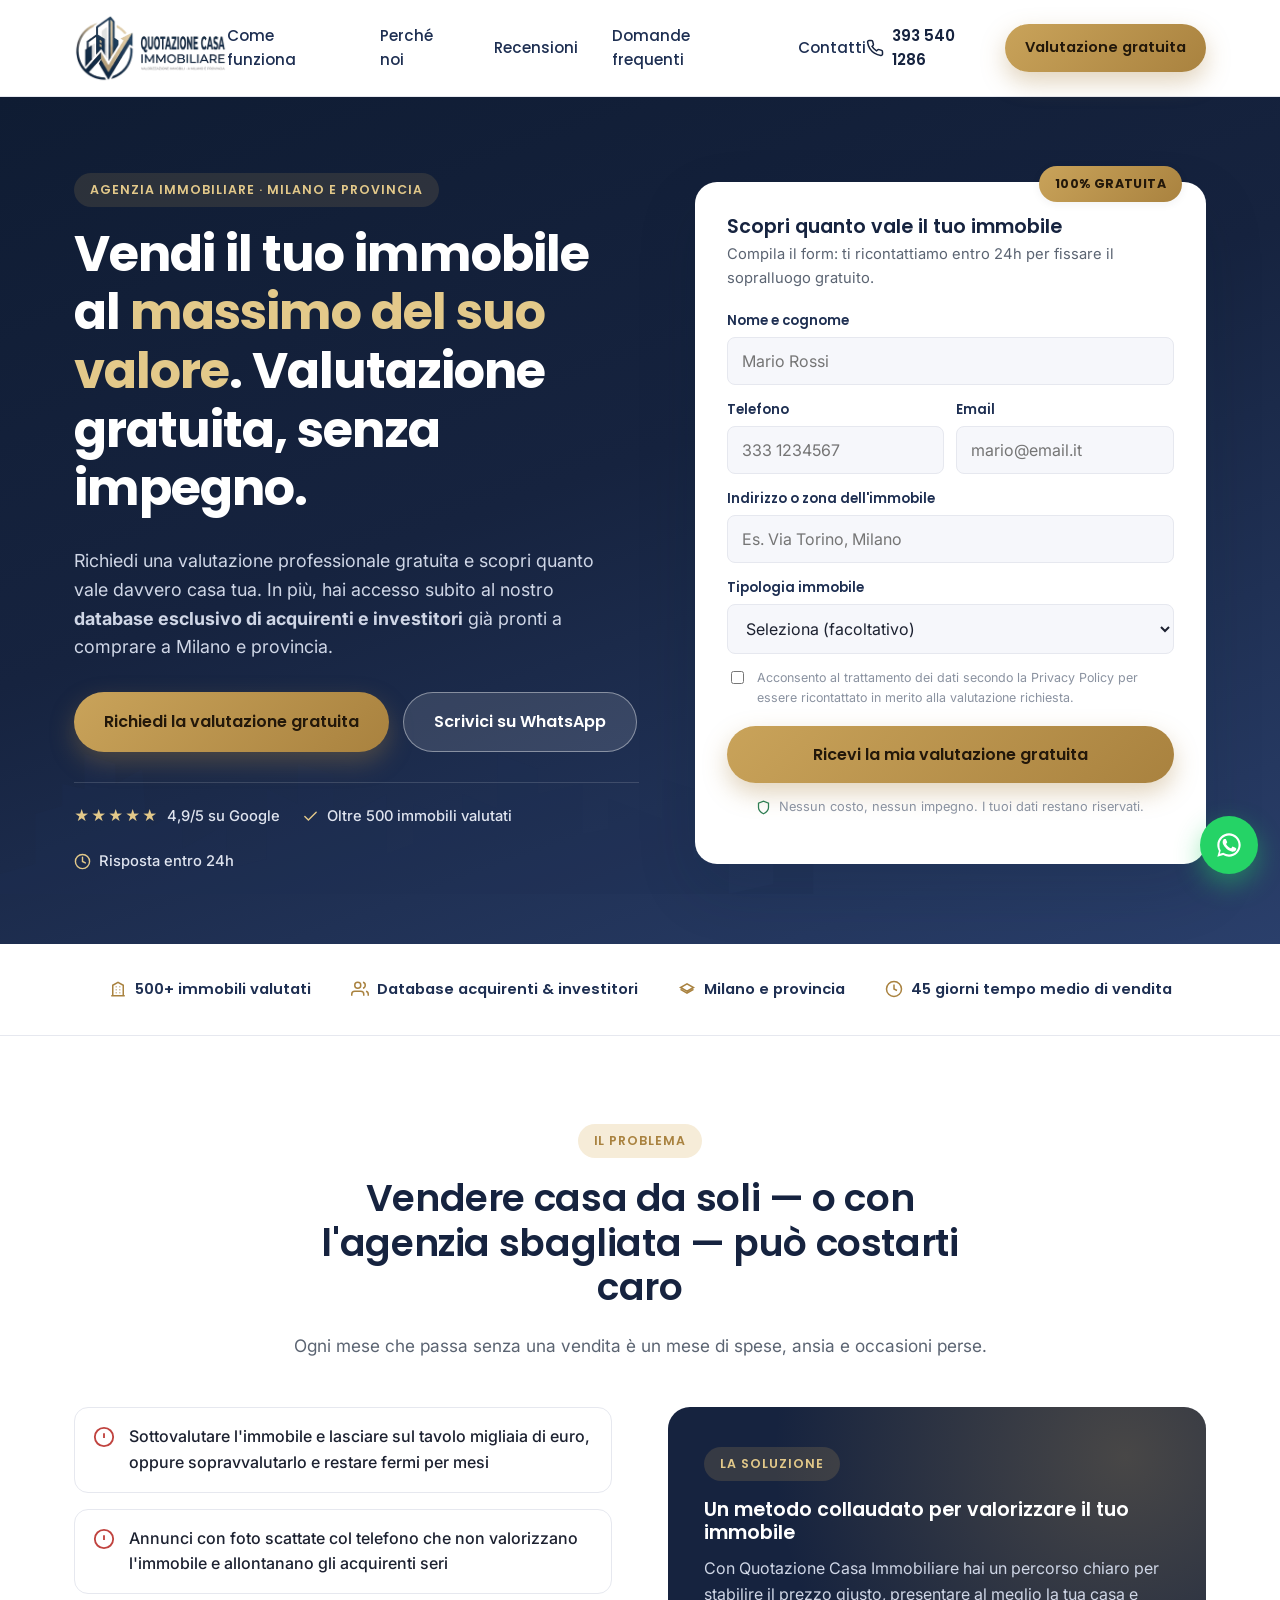
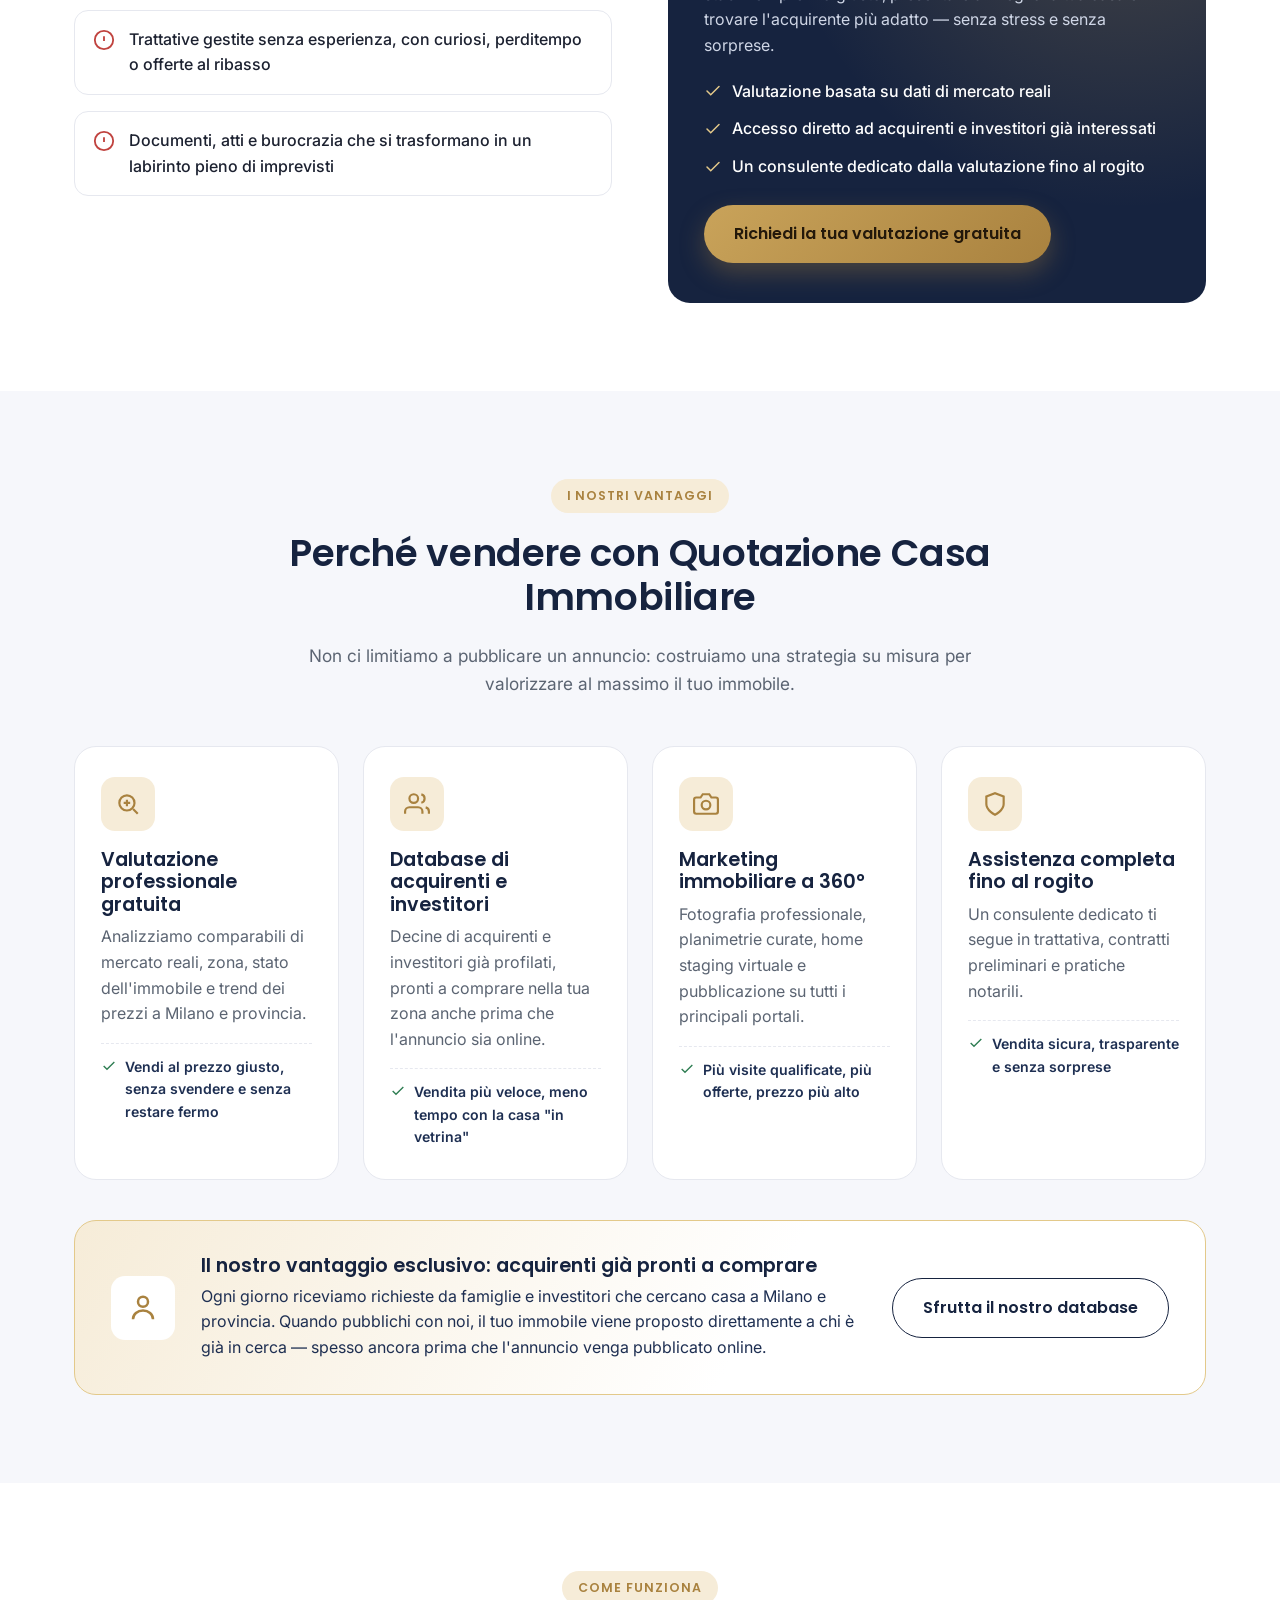
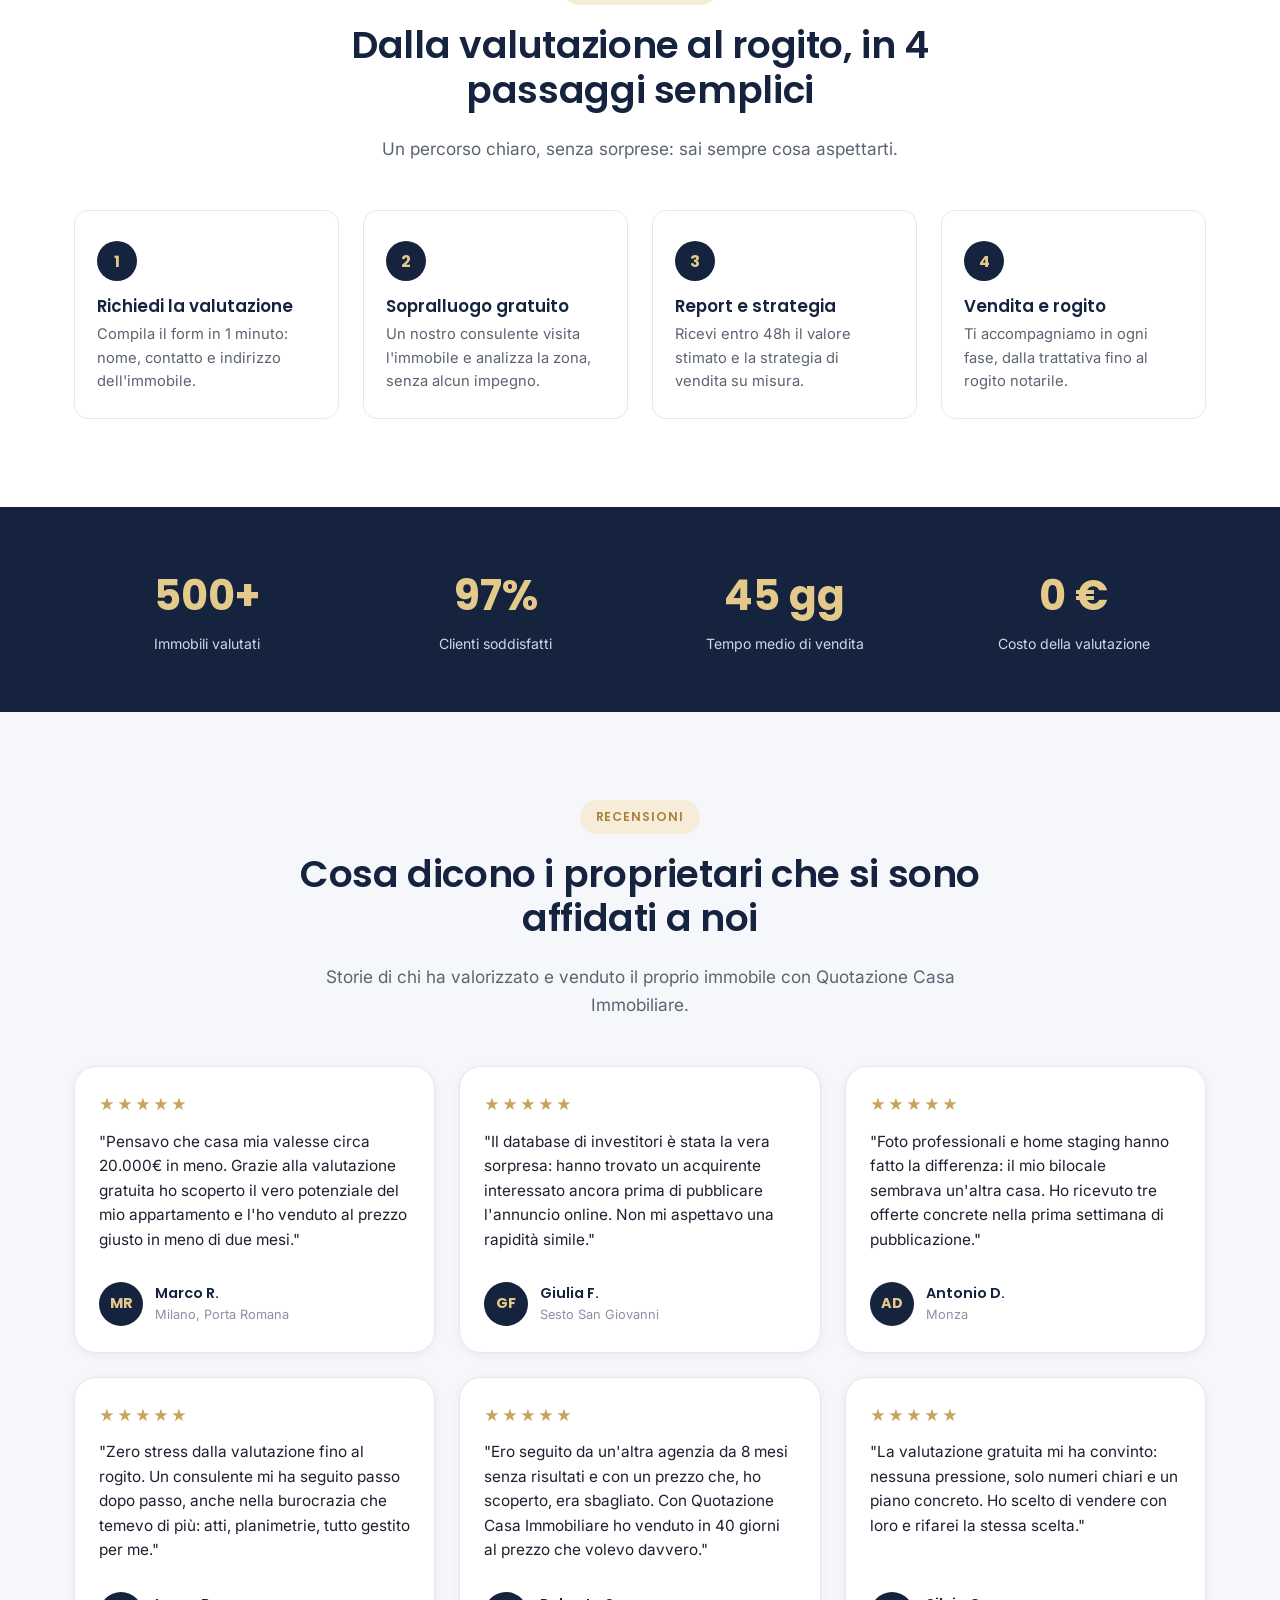
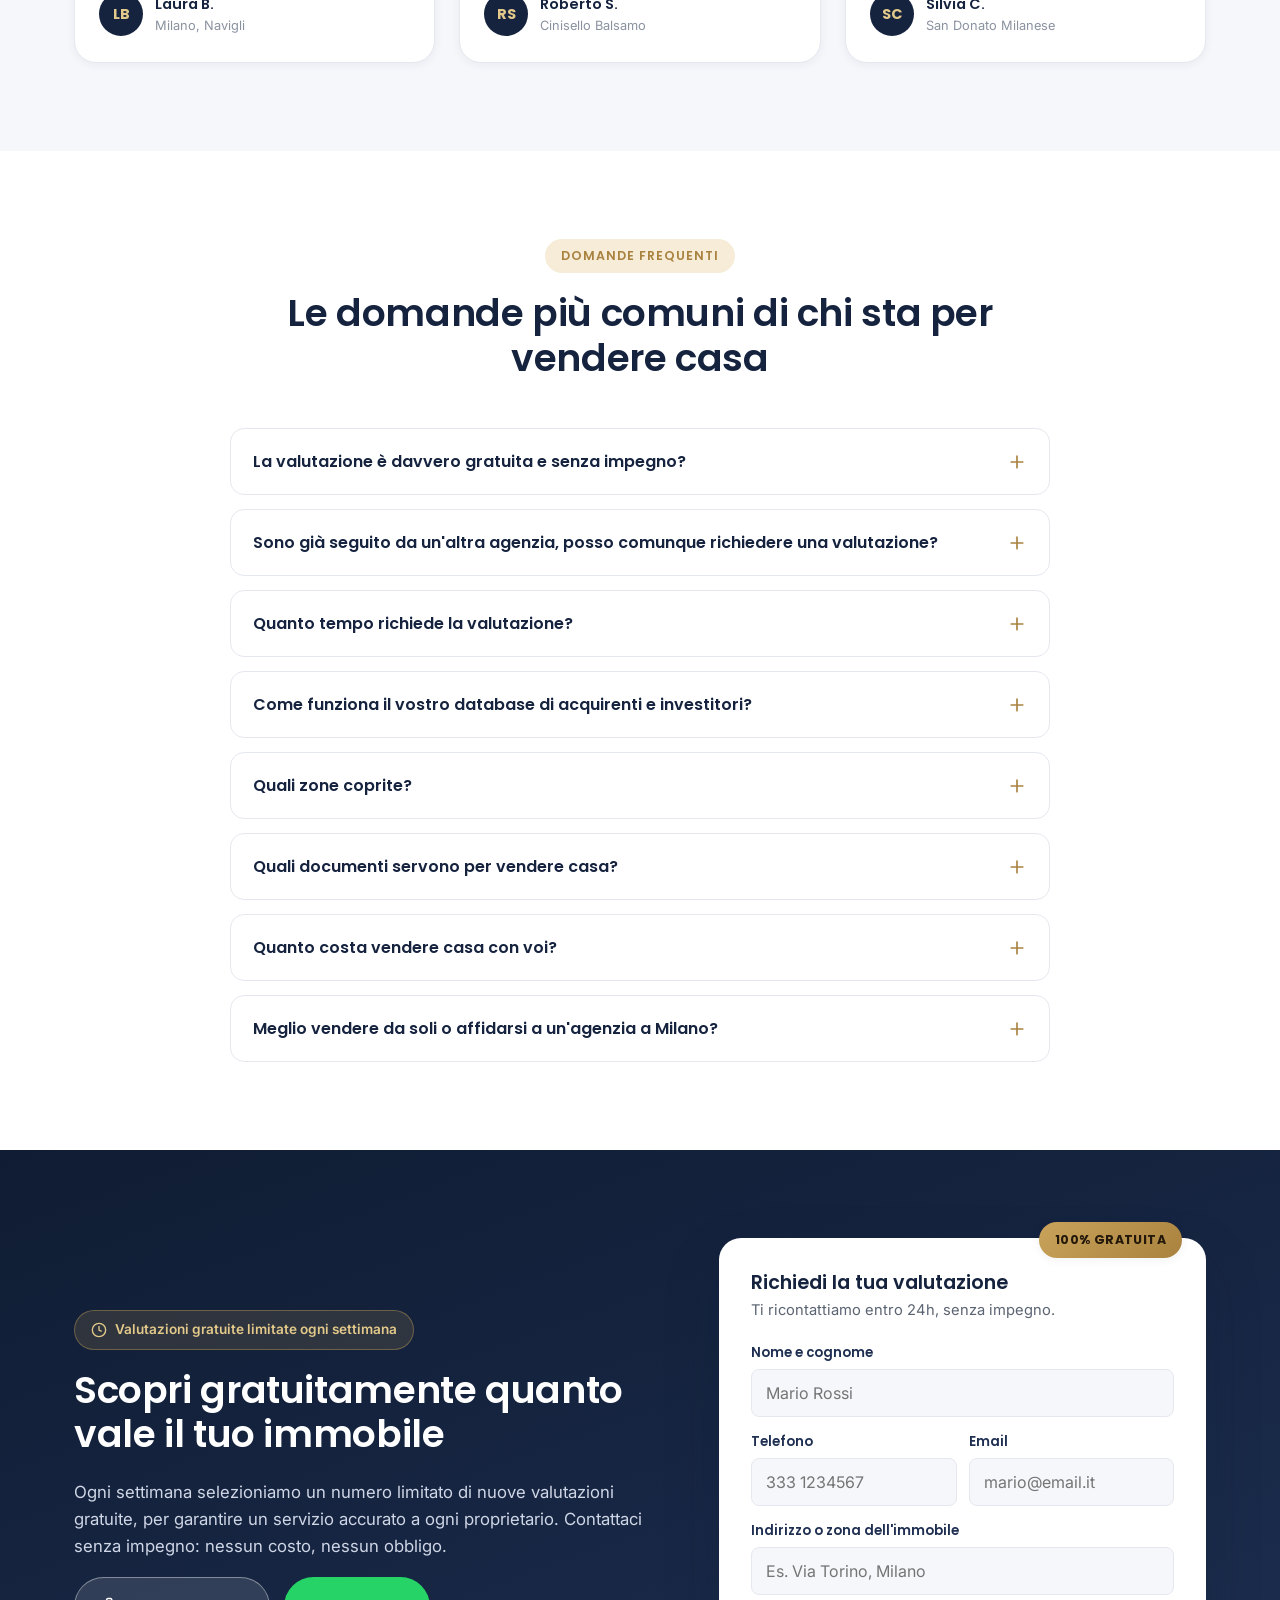
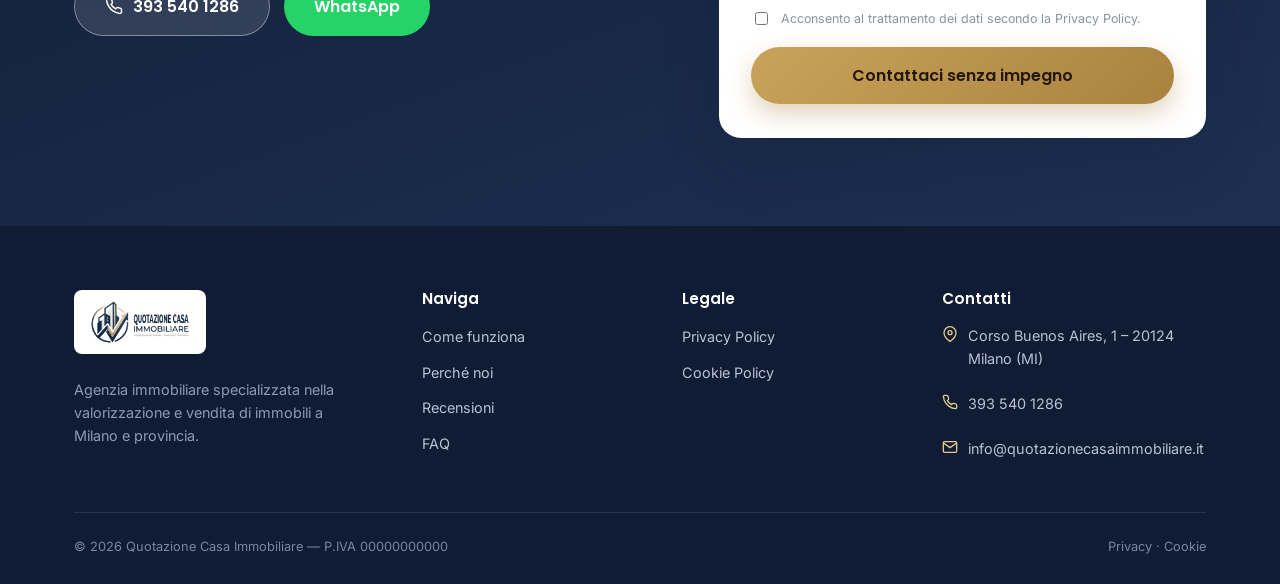
<file: index.html>
<!DOCTYPE html>
<html lang="it">
<head>
<meta charset="UTF-8">
<meta name="viewport" content="width=device-width, initial-scale=1.0">

<!-- Google Consent Mode: stato di default "negato" finche' l'utente non sceglie
     dal banner cookie Iubenda. Deve stare prima di gtag.js e dello script Iubenda. -->
<script>
  window.dataLayer = window.dataLayer || [];
  function gtag(){dataLayer.push(arguments);}
  gtag('consent', 'default', {
    'ad_storage': 'denied',
    'ad_user_data': 'denied',
    'ad_personalization': 'denied',
    'analytics_storage': 'denied',
    'wait_for_update': 500
  });
</script>

<!-- Iubenda Cookie Solution: banner di consenso cookie -->
<script async type="text/javascript" src="https://embeds.iubenda.com/widgets/00c90db8-ea64-43c1-9f07-15790a9fdcb1.js"></script>

<!-- Google tag (gtag.js): caricato dopo l'evento load per non competere con
     il rendering iniziale. Gli eventi intanto si accodano nel dataLayer e
     vengono processati appena lo script arriva — non se ne perde nessuno. -->
<script>
  gtag('js', new Date());
  gtag('config', 'G-9PPVYRKSVR');
  window.addEventListener('load', function () {
    var s = document.createElement('script');
    s.async = true;
    s.src = 'https://www.googletagmanager.com/gtag/js?id=G-9PPVYRKSVR';
    document.head.appendChild(s);
  });
</script>

<title>Valutazione Gratuita Casa a Milano | Quotazione Casa Immobiliare</title>
<meta name="description" content="Vendi il tuo immobile al massimo del suo valore. Valutazione professionale gratuita e senza impegno a Milano e provincia, con accesso al nostro database di acquirenti e investitori. Richiedila ora in 1 minuto.">
<meta name="keywords" content="valutazione immobile gratuita Milano, quanto vale la mia casa Milano, vendere casa Milano, agenzia immobiliare Milano e provincia, valutazione casa gratis Milano, vendere appartamento Milano provincia, quanto costa un'agenzia immobiliare Milano, vendere casa senza agenzia Milano, agenzia immobiliare Sesto San Giovanni, agenzia immobiliare Cinisello Balsamo, agenzia immobiliare Monza">
<meta name="robots" content="index, follow">
<meta name="author" content="Quotazione Casa Immobiliare">
<link rel="canonical" href="https://www.quotazionecasaimmobiliare.it/">

<!-- Open Graph -->
<meta property="og:type" content="website">
<meta property="og:locale" content="it_IT">
<meta property="og:site_name" content="Quotazione Casa Immobiliare">
<meta property="og:title" content="Valutazione Gratuita Casa a Milano | Quotazione Casa Immobiliare">
<meta property="og:description" content="Scopri gratis e senza impegno quanto vale davvero il tuo immobile. Accesso a un database esclusivo di acquirenti e investitori pronti a comprare.">
<meta property="og:image" content="https://www.quotazionecasaimmobiliare.it/images/logo.png">
<meta property="og:url" content="https://www.quotazionecasaimmobiliare.it/">

<!-- Twitter -->
<meta name="twitter:card" content="summary_large_image">
<meta name="twitter:title" content="Valutazione Gratuita Casa a Milano | Quotazione Casa Immobiliare">
<meta name="twitter:description" content="Vendi il tuo immobile al massimo del suo valore. Valutazione gratuita e senza impegno a Milano e provincia.">
<meta name="twitter:image" content="https://www.quotazionecasaimmobiliare.it/images/logo.png">

<!-- Favicon -->
<link rel="icon" type="image/png" sizes="32x32" href="images/favicon-32.png">
<link rel="icon" type="image/png" sizes="192x192" href="images/icon-192.png">
<link rel="apple-touch-icon" href="images/icon-192.png">

<link rel="preconnect" href="https://fonts.googleapis.com">
<link rel="preconnect" href="https://fonts.gstatic.com" crossorigin>
<!-- Caricamento non bloccante dei font: la richiesta parte subito ma non
     ferma il rendering della pagina; media="print" + onload e' il trick
     standard per farlo, con noscript come fallback. -->
<link rel="preload" as="style" href="https://fonts.googleapis.com/css2?family=Inter:wght@400;500;600;700&family=Poppins:wght@500;600;700&display=swap">
<link href="https://fonts.googleapis.com/css2?family=Inter:wght@400;500;600;700&family=Poppins:wght@500;600;700&display=swap" rel="stylesheet" media="print" onload="this.media='all'">
<noscript><link href="https://fonts.googleapis.com/css2?family=Inter:wght@400;500;600;700&family=Poppins:wght@500;600;700&display=swap" rel="stylesheet"></noscript>

<link rel="stylesheet" href="css/style.css">

<!-- JSON-LD: grafo unico di entita' collegate tramite @id (RealEstateAgent,
     WebSite, WebPage, BreadcrumbList, HowTo, FAQPage). Volutamente NESSUN
     AggregateRating/Review: le recensioni in pagina sono testimonianze di
     esempio non verificate da terzi, e Google penalizza i dati strutturati
     su recensioni non genuine. Aggiungerlo solo quando saranno reali
     (es. importate da Google Business Profile). -->
<script type="application/ld+json">
{
  "@context": "https://schema.org",
  "@graph": [
    {
      "@type": "RealEstateAgent",
      "@id": "https://www.quotazionecasaimmobiliare.it/#business",
      "name": "Quotazione Casa Immobiliare",
      "slogan": "Valorizzazione Immobili · A Milano e Provincia",
      "image": "https://www.quotazionecasaimmobiliare.it/images/logo.png",
      "logo": {
        "@type": "ImageObject",
        "url": "https://www.quotazionecasaimmobiliare.it/images/logo.png",
        "width": 1040,
        "height": 459
      },
      "url": "https://www.quotazionecasaimmobiliare.it/",
      "telephone": "+393935401286",
      "email": "info@quotazionecasaimmobiliare.it",
      "priceRange": "€€",
      "address": {
        "@type": "PostalAddress",
        "streetAddress": "Corso Buenos Aires, 1",
        "addressLocality": "Milano",
        "addressRegion": "MI",
        "postalCode": "20124",
        "addressCountry": "IT"
      },
      "geo": {
        "@type": "GeoCoordinates",
        "latitude": 45.4779,
        "longitude": 9.2069
      },
      "areaServed": [
        {"@type": "City", "name": "Milano"},
        {"@type": "City", "name": "Sesto San Giovanni"},
        {"@type": "City", "name": "Cinisello Balsamo"},
        {"@type": "City", "name": "Monza"},
        {"@type": "City", "name": "Rho"},
        {"@type": "City", "name": "San Donato Milanese"}
      ],
      "openingHoursSpecification": [
        {
          "@type": "OpeningHoursSpecification",
          "dayOfWeek": ["Monday","Tuesday","Wednesday","Thursday","Friday"],
          "opens": "09:00",
          "closes": "19:00"
        },
        {
          "@type": "OpeningHoursSpecification",
          "dayOfWeek": ["Saturday"],
          "opens": "09:30",
          "closes": "13:00"
        }
      ],
      "contactPoint": {
        "@type": "ContactPoint",
        "contactType": "customer service",
        "telephone": "+393935401286",
        "email": "info@quotazionecasaimmobiliare.it",
        "areaServed": "IT",
        "availableLanguage": ["Italian"]
      },
      "makesOffer": {
        "@type": "Offer",
        "price": "0",
        "priceCurrency": "EUR",
        "availability": "https://schema.org/InStock",
        "url": "https://www.quotazionecasaimmobiliare.it/#form-valutazione",
        "itemOffered": {
          "@type": "Service",
          "name": "Valutazione immobiliare gratuita",
          "description": "Sopralluogo, analisi comparativa di mercato e report di valutazione con strategia di vendita, senza alcun costo ne' impegno.",
          "provider": {"@id": "https://www.quotazionecasaimmobiliare.it/#business"},
          "areaServed": [
            {"@type": "City", "name": "Milano"},
            {"@type": "City", "name": "Sesto San Giovanni"},
            {"@type": "City", "name": "Cinisello Balsamo"},
            {"@type": "City", "name": "Monza"},
            {"@type": "City", "name": "Rho"},
            {"@type": "City", "name": "San Donato Milanese"}
          ]
        }
      }
    },
    {
      "@type": "WebSite",
      "@id": "https://www.quotazionecasaimmobiliare.it/#website",
      "url": "https://www.quotazionecasaimmobiliare.it/",
      "name": "Quotazione Casa Immobiliare",
      "inLanguage": "it-IT",
      "publisher": {"@id": "https://www.quotazionecasaimmobiliare.it/#business"}
    },
    {
      "@type": "WebPage",
      "@id": "https://www.quotazionecasaimmobiliare.it/#webpage",
      "url": "https://www.quotazionecasaimmobiliare.it/",
      "name": "Valutazione Gratuita Casa a Milano | Quotazione Casa Immobiliare",
      "description": "Vendi il tuo immobile al massimo del suo valore. Valutazione professionale gratuita e senza impegno a Milano e provincia, con accesso al nostro database di acquirenti e investitori.",
      "inLanguage": "it-IT",
      "isPartOf": {"@id": "https://www.quotazionecasaimmobiliare.it/#website"},
      "about": {"@id": "https://www.quotazionecasaimmobiliare.it/#business"},
      "breadcrumb": {"@id": "https://www.quotazionecasaimmobiliare.it/#breadcrumb"},
      "speakable": {
        "@type": "SpeakableSpecification",
        "cssSelector": [".hero-copy h1", ".hero-copy p.sub"]
      }
    },
    {
      "@type": "BreadcrumbList",
      "@id": "https://www.quotazionecasaimmobiliare.it/#breadcrumb",
      "itemListElement": [
        {
          "@type": "ListItem",
          "position": 1,
          "name": "Home",
          "item": "https://www.quotazionecasaimmobiliare.it/"
        }
      ]
    },
    {
      "@type": "HowTo",
      "@id": "https://www.quotazionecasaimmobiliare.it/#come-funziona",
      "name": "Come vendere casa con Quotazione Casa Immobiliare",
      "description": "Il percorso in 4 passaggi dalla richiesta di valutazione gratuita fino al rogito.",
      "mainEntityOfPage": {"@id": "https://www.quotazionecasaimmobiliare.it/#webpage"},
      "step": [
        {
          "@type": "HowToStep",
          "position": 1,
          "name": "Richiedi la valutazione",
          "text": "Compila il form in 1 minuto: nome, contatto e indirizzo dell'immobile.",
          "url": "https://www.quotazionecasaimmobiliare.it/#form-valutazione"
        },
        {
          "@type": "HowToStep",
          "position": 2,
          "name": "Sopralluogo gratuito",
          "text": "Un consulente visita l'immobile e analizza la zona, senza alcun impegno."
        },
        {
          "@type": "HowToStep",
          "position": 3,
          "name": "Report e strategia",
          "text": "Ricevi entro 48h il valore stimato e la strategia di vendita su misura."
        },
        {
          "@type": "HowToStep",
          "position": 4,
          "name": "Vendita e rogito",
          "text": "Un consulente ti accompagna in ogni fase, dalla trattativa fino al rogito notarile."
        }
      ]
    },
    {
      "@type": "FAQPage",
      "@id": "https://www.quotazionecasaimmobiliare.it/#faq",
      "mainEntityOfPage": {"@id": "https://www.quotazionecasaimmobiliare.it/#webpage"},
      "mainEntity": [
        {
          "@type": "Question",
          "name": "La valutazione dell'immobile è davvero gratuita e senza impegno?",
          "acceptedAnswer": {
            "@type": "Answer",
            "text": "Sì. Il sopralluogo, l'analisi comparativa di mercato e il report di valutazione sono completamente gratuiti e non comportano alcun obbligo di affidarci successivamente la vendita del tuo immobile."
          }
        },
        {
          "@type": "Question",
          "name": "Sono già seguito da un'altra agenzia, posso comunque richiedere una valutazione?",
          "acceptedAnswer": {
            "@type": "Answer",
            "text": "Certo. Molti proprietari ci contattano proprio per avere una seconda opinione indipendente e capire se il prezzo richiesto dalla loro attuale agenzia è davvero in linea con il mercato di Milano e provincia."
          }
        },
        {
          "@type": "Question",
          "name": "Quanto tempo richiede la valutazione di un immobile?",
          "acceptedAnswer": {
            "@type": "Answer",
            "text": "Il sopralluogo dura circa 30 minuti. Il report di valutazione scritto, con prezzo consigliato e strategia di vendita, viene consegnato entro 48 ore lavorative."
          }
        },
        {
          "@type": "Question",
          "name": "Come funziona il database di acquirenti e investitori di Quotazione Casa Immobiliare?",
          "acceptedAnswer": {
            "@type": "Answer",
            "text": "Raccogliamo costantemente richieste da acquirenti e investitori interessati a comprare a Milano e provincia. Quando un immobile corrisponde ai loro criteri, lo proponiamo direttamente, anche prima di pubblicare l'annuncio sui portali immobiliari."
          }
        },
        {
          "@type": "Question",
          "name": "Quali zone copre Quotazione Casa Immobiliare?",
          "acceptedAnswer": {
            "@type": "Answer",
            "text": "Operiamo a Milano città e nei principali comuni della provincia, tra cui Sesto San Giovanni, Cinisello Balsamo, Monza, Rho e San Donato Milanese."
          }
        },
        {
          "@type": "Question",
          "name": "Quali documenti servono per vendere casa?",
          "acceptedAnswer": {
            "@type": "Answer",
            "text": "Servono generalmente atto di provenienza, planimetria catastale aggiornata, attestato di prestazione energetica (APE) e visura ipocatastale. Durante il sopralluogo gratuito ti aiutiamo a verificare quali documenti hai già e quali vanno richiesti."
          }
        },
        {
          "@type": "Question",
          "name": "Quanto costa vendere casa con Quotazione Casa Immobiliare?",
          "acceptedAnswer": {
            "@type": "Answer",
            "text": "La valutazione iniziale è sempre gratuita e non comporta alcun costo. Se poi deciderai di affidarci la vendita, la commissione ti viene comunicata in modo chiaro prima di firmare qualsiasi incarico e si paga solo a vendita conclusa: nessun costo anticipato, nessuna sorpresa. Essendo specializzati esclusivamente su Milano e provincia, ti spieghiamo condizioni in linea con il mercato locale durante il sopralluogo gratuito, senza impegno a procedere."
          }
        },
        {
          "@type": "Question",
          "name": "Meglio vendere casa da soli o affidarsi a un'agenzia a Milano?",
          "acceptedAnswer": {
            "@type": "Answer",
            "text": "Dipende da quanto tempo, esperienza e contatti hai a disposizione. Vendere privatamente evita la commissione, ma espone a rischi concreti: prezzo sbagliato per mancanza di dati aggiornati sul mercato di Milano e provincia, trattative gestite senza esperienza e nessun accesso alla nostra rete di acquirenti e investitori già interessati nella tua zona. Affidandoti a un'agenzia locale come la nostra, conosciamo nel dettaglio le quotazioni di Milano e dei comuni limitrofi e possiamo proporre il tuo immobile a chi lo sta già cercando, spesso ancora prima di pubblicare l'annuncio."
          }
        }
      ]
    }
  ]
}
</script>
</head>
<body>

<!-- ========== HEADER ========== -->
<header class="site-header">
  <div class="container">
    <a href="#top" class="brand" aria-label="Quotazione Casa Immobiliare - Torna alla home">
      <picture>
        <source srcset="images/logo-header.webp" type="image/webp">
        <img src="images/logo-header.png" alt="Quotazione Casa Immobiliare - Valorizzazione immobili a Milano e provincia" width="272" height="120">
      </picture>
    </a>
    <nav class="main-nav" id="main-nav">
      <a href="#come-funziona">Come funziona</a>
      <a href="#perche-noi">Perché noi</a>
      <a href="#recensioni">Recensioni</a>
      <a href="#faq">Domande frequenti</a>
      <a href="#contatti">Contatti</a>
    </nav>
    <div class="header-actions">
      <a href="tel:+393935401286" class="header-phone" aria-label="Chiama il numero 393 540 1286">
        <svg width="18" height="18" viewBox="0 0 24 24" fill="none" stroke="currentColor" stroke-width="2" stroke-linecap="round"><path d="M22 16.92v3a2 2 0 0 1-2.18 2 19.79 19.79 0 0 1-8.63-3.07 19.5 19.5 0 0 1-6-6 19.79 19.79 0 0 1-3.07-8.67A2 2 0 0 1 4.11 2h3a2 2 0 0 1 2 1.72c.127.96.362 1.903.7 2.81a2 2 0 0 1-.45 2.11L8.09 9.91a16 16 0 0 0 6 6l1.27-1.27a2 2 0 0 1 2.11-.45c.907.338 1.85.573 2.81.7A2 2 0 0 1 22 16.92z"/></svg>
        <span class="phone-text">393 540 1286</span>
      </a>
      <a href="#form-valutazione" class="btn btn-primary btn-sm"><span class="btn-label-desktop">Valutazione gratuita</span><span class="btn-label-mobile">Contattaci</span></a>
      <button class="nav-toggle" id="nav-toggle" aria-label="Apri menu" aria-expanded="false" aria-controls="main-nav">
        <span></span><span></span><span></span>
      </button>
    </div>
  </div>
</header>

<!-- ========== HERO (AIDA: Attenzione + Interesse) ========== -->
<section class="hero" id="top">
  <svg class="hero-skyline" viewBox="0 0 1440 220" preserveAspectRatio="none" width="100%" height="220" aria-hidden="true">
    <path fill="#1e2f52" d="M0 220V150l40-10V90l30-8V60l25 5V30l35 10v20l30-15 5 60 40-20v40l50-25v45l45-10v-70l35 15v-40l40 10v50l60-30v60l30-10v-40l55 20v-30l40 15v-55l45 15v25l50-10v50l30-5v-30l60 20v-40l35 10v70l40-15v50l50-10v-60l45 20v50H0z" opacity="0.55"/>
  </svg>
  <div class="container">
    <div class="hero-grid">
      <div class="hero-copy">
        <span class="eyebrow hero-eyebrow">Agenzia immobiliare · Milano e provincia</span>
        <h1>Vendi il tuo immobile al <span class="accent">massimo del suo valore</span>. Valutazione gratuita, senza impegno.</h1>
        <p class="sub">Richiedi una valutazione professionale gratuita e scopri quanto vale davvero casa tua. In più, hai accesso subito al nostro <strong>database esclusivo di acquirenti e investitori</strong> già pronti a comprare a Milano e provincia.</p>
        <div class="hero-cta-row">
          <a href="#form-valutazione" class="btn btn-primary">Richiedi la valutazione gratuita</a>
          <a href="https://wa.me/393935401286?text=Ciao%2C%20vorrei%20richiedere%20una%20valutazione%20gratuita%20del%20mio%20immobile" class="btn btn-ghost-light" target="_blank" rel="noopener">Scrivici su WhatsApp</a>
        </div>
        <div class="trust-row">
          <span class="trust-item"><span class="stars">★★★★★</span> 4,9/5 su Google</span>
          <span class="trust-item">
            <svg width="17" height="17" viewBox="0 0 24 24" fill="none" stroke="currentColor" stroke-width="2" stroke-linecap="round"><path d="M20 6 9 17l-5-5"/></svg>
            Oltre 500 immobili valutati
          </span>
          <span class="trust-item">
            <svg width="17" height="17" viewBox="0 0 24 24" fill="none" stroke="currentColor" stroke-width="2" stroke-linecap="round"><circle cx="12" cy="12" r="10"/><path d="M12 6v6l4 2"/></svg>
            Risposta entro 24h
          </span>
        </div>
      </div>

      <div class="hero-form-wrap">
        <form class="hero-form-card" id="form-valutazione" aria-labelledby="form-valutazione-title" action="https://formspree.io/f/mdarwzka" method="POST">
          <span class="badge-free">100% Gratuita</span>
          <h3 id="form-valutazione-title">Scopri quanto vale il tuo immobile</h3>
          <p class="form-sub">Compila il form: ti ricontattiamo entro 24h per fissare il sopralluogo gratuito.</p>

          <div class="form-fields">
            <input type="hidden" name="_subject" value="Nuova richiesta di valutazione dal sito">
            <input type="hidden" name="provenienza" value="Form hero">
            <input type="text" name="_gotcha" class="visually-hidden" tabindex="-1" autocomplete="off" aria-hidden="true">
            <div class="field">
              <label for="nome">Nome e cognome</label>
              <input type="text" id="nome" name="nome" placeholder="Mario Rossi" required autocomplete="name">
            </div>
            <div class="field-row">
              <div class="field">
                <label for="telefono">Telefono</label>
                <input type="tel" id="telefono" name="telefono" placeholder="333 1234567" required autocomplete="tel">
              </div>
              <div class="field">
                <label for="email">Email</label>
                <input type="email" id="email" name="email" placeholder="mario@email.it" required autocomplete="email">
              </div>
            </div>
            <div class="field">
              <label for="indirizzo">Indirizzo o zona dell'immobile</label>
              <input type="text" id="indirizzo" name="indirizzo" placeholder="Es. Via Torino, Milano" required>
            </div>
            <div class="field">
              <label for="tipologia">Tipologia immobile</label>
              <select id="tipologia" name="tipologia">
                <option value="">Seleziona (facoltativo)</option>
                <option value="bilocale">Bilocale</option>
                <option value="trilocale">Trilocale</option>
                <option value="quadrilocale">Quadrilocale o superiore</option>
                <option value="villa">Villa / indipendente</option>
                <option value="altro">Altro</option>
              </select>
            </div>

            <label class="consent">
              <input type="checkbox" required>
              <span>Acconsento al trattamento dei dati secondo la <a href="https://www.iubenda.com/privacy-policy/57178582" class="iubenda-white iubenda-noiframe iubenda-embed" target="_blank" rel="noopener" title="Privacy Policy">Privacy Policy</a> per essere ricontattato in merito alla valutazione richiesta.</span>
            </label>

            <button type="submit" class="btn btn-primary btn-block">Ricevi la mia valutazione gratuita</button>
            <p class="form-note">
              <svg width="15" height="15" viewBox="0 0 24 24" fill="none" stroke="currentColor" stroke-width="2" stroke-linecap="round"><path d="M12 22s8-4 8-10V5l-8-3-8 3v7c0 6 8 10 8 10z"/></svg>
              Nessun costo, nessun impegno. I tuoi dati restano riservati.
            </p>
          </div>

          <div class="form-success" id="form-success">
            <svg width="46" height="46" viewBox="0 0 24 24" fill="none" stroke="currentColor" stroke-width="2" stroke-linecap="round"><path d="M22 11.08V12a10 10 0 1 1-5.93-9.14"/><path d="M22 4 12 14.01l-3-3"/></svg>
            <h3>Richiesta ricevuta!</h3>
            <p>Grazie! Un nostro consulente ti contatterà entro 24h per fissare il sopralluogo gratuito.</p>
          </div>

          <div class="form-error" id="form-error">
            <svg width="40" height="40" viewBox="0 0 24 24" fill="none" stroke="currentColor" stroke-width="2" stroke-linecap="round"><circle cx="12" cy="12" r="10"/><path d="M12 8v5M12 16h.01"/></svg>
            <h3>Invio non riuscito</h3>
            <p>Si è verificato un problema di connessione. Riprova, oppure scrivici direttamente:</p>
            <a href="https://wa.me/393935401286?text=Ciao%2C%20vorrei%20richiedere%20una%20valutazione%20gratuita%20del%20mio%20immobile" class="btn btn-whatsapp btn-sm" target="_blank" rel="noopener">Scrivici su WhatsApp</a>
          </div>
        </form>
      </div>
    </div>
  </div>
</section>

<!-- ========== PROOF STRIP ========== -->
<div class="proof-strip">
  <div class="container">
    <span class="proof-item"><svg width="18" height="18" viewBox="0 0 24 24" fill="none" stroke="currentColor" stroke-width="2"><path d="M3 21h18M5 21V7l7-4 7 4v14M9 9h1m4 0h1m-6 4h1m4 0h1m-6 4h1m4 0h1"/></svg>500+ immobili valutati</span>
    <span class="proof-item"><svg width="18" height="18" viewBox="0 0 24 24" fill="none" stroke="currentColor" stroke-width="2"><path d="M17 21v-2a4 4 0 0 0-4-4H5a4 4 0 0 0-4 4v2M9 11a4 4 0 1 0 0-8 4 4 0 0 0 0 8zM23 21v-2a4 4 0 0 0-3-3.87M16 3.13a4 4 0 0 1 0 7.75"/></svg>Database acquirenti &amp; investitori</span>
    <span class="proof-item"><svg width="18" height="18" viewBox="0 0 24 24" fill="none" stroke="currentColor" stroke-width="2"><path d="m12 15 8.66-5-8.66-5-8.66 5 8.66 5zM3.34 12.5 12 17.5l8.66-5"/></svg>Milano e provincia</span>
    <span class="proof-item"><svg width="18" height="18" viewBox="0 0 24 24" fill="none" stroke="currentColor" stroke-width="2"><circle cx="12" cy="12" r="10"/><path d="M12 6v6l4 2"/></svg>45 giorni tempo medio di vendita</span>
  </div>
</div>

<!-- ========== PROBLEM / AGITATE / SOLVE ========== -->
<section id="perche-noi">
  <div class="container">
    <div class="section-head">
      <span class="eyebrow">Il problema</span>
      <h2>Vendere casa da soli — o con l'agenzia sbagliata — può costarti caro</h2>
      <p class="lead">Ogni mese che passa senza una vendita è un mese di spese, ansia e occasioni perse.</p>
    </div>

    <div class="pas-grid">
      <div>
        <ul class="problem-list">
          <li>
            <svg width="22" height="22" viewBox="0 0 24 24" fill="none" stroke="currentColor" stroke-width="2"><circle cx="12" cy="12" r="10"/><path d="M12 8v5M12 16h.01"/></svg>
            <span>Sottovalutare l'immobile e lasciare sul tavolo migliaia di euro, oppure sopravvalutarlo e restare fermi per mesi</span>
          </li>
          <li>
            <svg width="22" height="22" viewBox="0 0 24 24" fill="none" stroke="currentColor" stroke-width="2"><circle cx="12" cy="12" r="10"/><path d="M12 8v5M12 16h.01"/></svg>
            <span>Annunci con foto scattate col telefono che non valorizzano l'immobile e allontanano gli acquirenti seri</span>
          </li>
          <li>
            <svg width="22" height="22" viewBox="0 0 24 24" fill="none" stroke="currentColor" stroke-width="2"><circle cx="12" cy="12" r="10"/><path d="M12 8v5M12 16h.01"/></svg>
            <span>Trattative gestite senza esperienza, con curiosi, perditempo o offerte al ribasso</span>
          </li>
          <li>
            <svg width="22" height="22" viewBox="0 0 24 24" fill="none" stroke="currentColor" stroke-width="2"><circle cx="12" cy="12" r="10"/><path d="M12 8v5M12 16h.01"/></svg>
            <span>Documenti, atti e burocrazia che si trasformano in un labirinto pieno di imprevisti</span>
          </li>
        </ul>
      </div>

      <div class="solve-card">
        <span class="eyebrow">La soluzione</span>
        <h3>Un metodo collaudato per valorizzare il tuo immobile</h3>
        <p>Con Quotazione Casa Immobiliare hai un percorso chiaro per stabilire il prezzo giusto, presentare al meglio la tua casa e trovare l'acquirente più adatto — senza stress e senza sorprese.</p>
        <ul>
          <li><svg width="18" height="18" viewBox="0 0 24 24" fill="none" stroke="currentColor" stroke-width="2" stroke-linecap="round"><path d="M20 6 9 17l-5-5"/></svg>Valutazione basata su dati di mercato reali</li>
          <li><svg width="18" height="18" viewBox="0 0 24 24" fill="none" stroke="currentColor" stroke-width="2" stroke-linecap="round"><path d="M20 6 9 17l-5-5"/></svg>Accesso diretto ad acquirenti e investitori già interessati</li>
          <li><svg width="18" height="18" viewBox="0 0 24 24" fill="none" stroke="currentColor" stroke-width="2" stroke-linecap="round"><path d="M20 6 9 17l-5-5"/></svg>Un consulente dedicato dalla valutazione fino al rogito</li>
        </ul>
        <a href="#form-valutazione" class="btn btn-primary">Richiedi la tua valutazione gratuita</a>
      </div>
    </div>
  </div>
</section>

<!-- ========== USP / FAB ========== -->
<section class="section-soft">
  <div class="container">
    <div class="section-head">
      <span class="eyebrow">I nostri vantaggi</span>
      <h2>Perché vendere con Quotazione Casa Immobiliare</h2>
      <p class="lead">Non ci limitiamo a pubblicare un annuncio: costruiamo una strategia su misura per valorizzare al massimo il tuo immobile.</p>
    </div>

    <div class="usp-grid">
      <div class="usp-card">
        <div class="usp-icon"><svg width="26" height="26" viewBox="0 0 24 24" fill="none" stroke="currentColor" stroke-width="2"><circle cx="11" cy="11" r="7"/><path d="m21 21-4.3-4.3M11 8v6M8 11h6"/></svg></div>
        <h3>Valutazione professionale gratuita</h3>
        <p>Analizziamo comparabili di mercato reali, zona, stato dell'immobile e trend dei prezzi a Milano e provincia.</p>
        <div class="usp-benefit"><svg width="16" height="16" viewBox="0 0 24 24" fill="none" stroke="currentColor" stroke-width="2"><path d="M20 6 9 17l-5-5"/></svg>Vendi al prezzo giusto, senza svendere e senza restare fermo</div>
      </div>

      <div class="usp-card">
        <div class="usp-icon"><svg width="26" height="26" viewBox="0 0 24 24" fill="none" stroke="currentColor" stroke-width="2"><path d="M17 21v-2a4 4 0 0 0-4-4H5a4 4 0 0 0-4 4v2M9 11a4 4 0 1 0 0-8 4 4 0 0 0 0 8zM23 21v-2a4 4 0 0 0-3-3.87M16 3.13a4 4 0 0 1 0 7.75"/></svg></div>
        <h3>Database di acquirenti e investitori</h3>
        <p>Decine di acquirenti e investitori già profilati, pronti a comprare nella tua zona anche prima che l'annuncio sia online.</p>
        <div class="usp-benefit"><svg width="16" height="16" viewBox="0 0 24 24" fill="none" stroke="currentColor" stroke-width="2"><path d="M20 6 9 17l-5-5"/></svg>Vendita più veloce, meno tempo con la casa "in vetrina"</div>
      </div>

      <div class="usp-card">
        <div class="usp-icon"><svg width="26" height="26" viewBox="0 0 24 24" fill="none" stroke="currentColor" stroke-width="2"><path d="M23 19a2 2 0 0 1-2 2H3a2 2 0 0 1-2-2V8a2 2 0 0 1 2-2h4l2-3h6l2 3h4a2 2 0 0 1 2 2z"/><circle cx="12" cy="13" r="4"/></svg></div>
        <h3>Marketing immobiliare a 360°</h3>
        <p>Fotografia professionale, planimetrie curate, home staging virtuale e pubblicazione su tutti i principali portali.</p>
        <div class="usp-benefit"><svg width="16" height="16" viewBox="0 0 24 24" fill="none" stroke="currentColor" stroke-width="2"><path d="M20 6 9 17l-5-5"/></svg>Più visite qualificate, più offerte, prezzo più alto</div>
      </div>

      <div class="usp-card">
        <div class="usp-icon"><svg width="26" height="26" viewBox="0 0 24 24" fill="none" stroke="currentColor" stroke-width="2"><path d="M12 22s8-4 8-10V5l-8-3-8 3v7c0 6 8 10 8 10z"/></svg></div>
        <h3>Assistenza completa fino al rogito</h3>
        <p>Un consulente dedicato ti segue in trattativa, contratti preliminari e pratiche notarili.</p>
        <div class="usp-benefit"><svg width="16" height="16" viewBox="0 0 24 24" fill="none" stroke="currentColor" stroke-width="2"><path d="M20 6 9 17l-5-5"/></svg>Vendita sicura, trasparente e senza sorprese</div>
      </div>
    </div>

    <div class="callout-buyers">
      <div class="usp-icon"><svg width="30" height="30" viewBox="0 0 24 24" fill="none" stroke="currentColor" stroke-width="2"><path d="M20 21c0-3.87-3.58-7-8-7s-8 3.13-8 7M12 11a4 4 0 1 0 0-8 4 4 0 0 0 0 8z"/></svg></div>
      <div>
        <h3>Il nostro vantaggio esclusivo: acquirenti già pronti a comprare</h3>
        <p>Ogni giorno riceviamo richieste da famiglie e investitori che cercano casa a Milano e provincia. Quando pubblichi con noi, il tuo immobile viene proposto direttamente a chi è già in cerca — spesso ancora prima che l'annuncio venga pubblicato online.</p>
      </div>
      <a href="#form-valutazione" class="btn btn-outline">Sfrutta il nostro database</a>
    </div>
  </div>
</section>

<!-- ========== COME FUNZIONA ========== -->
<section id="come-funziona">
  <div class="container">
    <div class="section-head">
      <span class="eyebrow">Come funziona</span>
      <h2>Dalla valutazione al rogito, in 4 passaggi semplici</h2>
      <p class="lead">Un percorso chiaro, senza sorprese: sai sempre cosa aspettarti.</p>
    </div>

    <div class="steps">
      <div class="step">
        <div class="step-num"></div>
        <h3>Richiedi la valutazione</h3>
        <p>Compila il form in 1 minuto: nome, contatto e indirizzo dell'immobile.</p>
      </div>
      <div class="step">
        <div class="step-num"></div>
        <h3>Sopralluogo gratuito</h3>
        <p>Un nostro consulente visita l'immobile e analizza la zona, senza alcun impegno.</p>
      </div>
      <div class="step">
        <div class="step-num"></div>
        <h3>Report e strategia</h3>
        <p>Ricevi entro 48h il valore stimato e la strategia di vendita su misura.</p>
      </div>
      <div class="step">
        <div class="step-num"></div>
        <h3>Vendita e rogito</h3>
        <p>Ti accompagniamo in ogni fase, dalla trattativa fino al rogito notarile.</p>
      </div>
    </div>
  </div>
</section>

<!-- ========== STATS ========== -->
<section class="stats-band">
  <div class="container">
    <div class="stats-grid">
      <div>
        <div class="stat-num">500+</div>
        <div class="stat-label">Immobili valutati</div>
      </div>
      <div>
        <div class="stat-num">97%</div>
        <div class="stat-label">Clienti soddisfatti</div>
      </div>
      <div>
        <div class="stat-num">45 gg</div>
        <div class="stat-label">Tempo medio di vendita</div>
      </div>
      <div>
        <div class="stat-num">0 €</div>
        <div class="stat-label">Costo della valutazione</div>
      </div>
    </div>
  </div>
</section>

<!-- ========== RECENSIONI ========== -->
<section id="recensioni" class="section-soft">
  <div class="container">
    <div class="section-head">
      <span class="eyebrow">Recensioni</span>
      <h2>Cosa dicono i proprietari che si sono affidati a noi</h2>
      <p class="lead">Storie di chi ha valorizzato e venduto il proprio immobile con Quotazione Casa Immobiliare.</p>
    </div>

    <div class="testi-grid">
      <article class="testi-card">
        <div class="testi-stars">★★★★★</div>
        <p class="quote">"Pensavo che casa mia valesse circa 20.000€ in meno. Grazie alla valutazione gratuita ho scoperto il vero potenziale del mio appartamento e l'ho venduto al prezzo giusto in meno di due mesi."</p>
        <div class="testi-person">
          <div class="testi-avatar">MR</div>
          <div>
            <div class="testi-name">Marco R.</div>
            <div class="testi-loc">Milano, Porta Romana</div>
          </div>
        </div>
      </article>

      <article class="testi-card">
        <div class="testi-stars">★★★★★</div>
        <p class="quote">"Il database di investitori è stata la vera sorpresa: hanno trovato un acquirente interessato ancora prima di pubblicare l'annuncio online. Non mi aspettavo una rapidità simile."</p>
        <div class="testi-person">
          <div class="testi-avatar">GF</div>
          <div>
            <div class="testi-name">Giulia F.</div>
            <div class="testi-loc">Sesto San Giovanni</div>
          </div>
        </div>
      </article>

      <article class="testi-card">
        <div class="testi-stars">★★★★★</div>
        <p class="quote">"Foto professionali e home staging hanno fatto la differenza: il mio bilocale sembrava un'altra casa. Ho ricevuto tre offerte concrete nella prima settimana di pubblicazione."</p>
        <div class="testi-person">
          <div class="testi-avatar">AD</div>
          <div>
            <div class="testi-name">Antonio D.</div>
            <div class="testi-loc">Monza</div>
          </div>
        </div>
      </article>

      <article class="testi-card">
        <div class="testi-stars">★★★★★</div>
        <p class="quote">"Zero stress dalla valutazione fino al rogito. Un consulente mi ha seguito passo dopo passo, anche nella burocrazia che temevo di più: atti, planimetrie, tutto gestito per me."</p>
        <div class="testi-person">
          <div class="testi-avatar">LB</div>
          <div>
            <div class="testi-name">Laura B.</div>
            <div class="testi-loc">Milano, Navigli</div>
          </div>
        </div>
      </article>

      <article class="testi-card">
        <div class="testi-stars">★★★★★</div>
        <p class="quote">"Ero seguito da un'altra agenzia da 8 mesi senza risultati e con un prezzo che, ho scoperto, era sbagliato. Con Quotazione Casa Immobiliare ho venduto in 40 giorni al prezzo che volevo davvero."</p>
        <div class="testi-person">
          <div class="testi-avatar">RS</div>
          <div>
            <div class="testi-name">Roberto S.</div>
            <div class="testi-loc">Cinisello Balsamo</div>
          </div>
        </div>
      </article>

      <article class="testi-card">
        <div class="testi-stars">★★★★★</div>
        <p class="quote">"La valutazione gratuita mi ha convinto: nessuna pressione, solo numeri chiari e un piano concreto. Ho scelto di vendere con loro e rifarei la stessa scelta."</p>
        <div class="testi-person">
          <div class="testi-avatar">SC</div>
          <div>
            <div class="testi-name">Silvia C.</div>
            <div class="testi-loc">San Donato Milanese</div>
          </div>
        </div>
      </article>
    </div>
  </div>
</section>

<!-- ========== FAQ (gestione obiezioni) ========== -->
<section id="faq">
  <div class="container">
    <div class="section-head">
      <span class="eyebrow">Domande frequenti</span>
      <h2>Le domande più comuni di chi sta per vendere casa</h2>
    </div>

    <div class="faq-list">
      <div class="faq-item">
        <button class="faq-question">La valutazione è davvero gratuita e senza impegno?
          <svg class="icon-plus" width="20" height="20" viewBox="0 0 24 24" fill="none" stroke="currentColor" stroke-width="2" stroke-linecap="round"><path d="M12 5v14M5 12h14"/></svg>
        </button>
        <div class="faq-answer"><div class="faq-answer-inner">Sì. Sopralluogo, analisi comparativa di mercato e report di valutazione sono completamente gratuiti e non comportano alcun obbligo di affidarci la vendita del tuo immobile.</div></div>
      </div>

      <div class="faq-item">
        <button class="faq-question">Sono già seguito da un'altra agenzia, posso comunque richiedere una valutazione?
          <svg class="icon-plus" width="20" height="20" viewBox="0 0 24 24" fill="none" stroke="currentColor" stroke-width="2" stroke-linecap="round"><path d="M12 5v14M5 12h14"/></svg>
        </button>
        <div class="faq-answer"><div class="faq-answer-inner">Certo. Molti proprietari ci contattano proprio per avere una seconda opinione indipendente e capire se il prezzo attuale è davvero in linea con il mercato.</div></div>
      </div>

      <div class="faq-item">
        <button class="faq-question">Quanto tempo richiede la valutazione?
          <svg class="icon-plus" width="20" height="20" viewBox="0 0 24 24" fill="none" stroke="currentColor" stroke-width="2" stroke-linecap="round"><path d="M12 5v14M5 12h14"/></svg>
        </button>
        <div class="faq-answer"><div class="faq-answer-inner">Il sopralluogo dura circa 30 minuti. Il report scritto, con prezzo consigliato e strategia di vendita, viene consegnato entro 48 ore lavorative.</div></div>
      </div>

      <div class="faq-item">
        <button class="faq-question">Come funziona il vostro database di acquirenti e investitori?
          <svg class="icon-plus" width="20" height="20" viewBox="0 0 24 24" fill="none" stroke="currentColor" stroke-width="2" stroke-linecap="round"><path d="M12 5v14M5 12h14"/></svg>
        </button>
        <div class="faq-answer"><div class="faq-answer-inner">Raccogliamo costantemente richieste da acquirenti e investitori interessati a Milano e provincia. Quando un immobile corrisponde ai loro criteri, lo proponiamo direttamente, anche prima della pubblicazione online.</div></div>
      </div>

      <div class="faq-item">
        <button class="faq-question">Quali zone coprite?
          <svg class="icon-plus" width="20" height="20" viewBox="0 0 24 24" fill="none" stroke="currentColor" stroke-width="2" stroke-linecap="round"><path d="M12 5v14M5 12h14"/></svg>
        </button>
        <div class="faq-answer"><div class="faq-answer-inner">Milano città e i principali comuni della provincia: Sesto San Giovanni, Cinisello Balsamo, Monza, Rho, San Donato Milanese e zone limitrofe.</div></div>
      </div>

      <div class="faq-item">
        <button class="faq-question">Quali documenti servono per vendere casa?
          <svg class="icon-plus" width="20" height="20" viewBox="0 0 24 24" fill="none" stroke="currentColor" stroke-width="2" stroke-linecap="round"><path d="M12 5v14M5 12h14"/></svg>
        </button>
        <div class="faq-answer"><div class="faq-answer-inner">Generalmente atto di provenienza, planimetria catastale aggiornata, APE e visura ipocatastale. Durante il sopralluogo gratuito verifichiamo insieme cosa hai già e cosa va richiesto.</div></div>
      </div>

      <div class="faq-item">
        <button class="faq-question">Quanto costa vendere casa con voi?
          <svg class="icon-plus" width="20" height="20" viewBox="0 0 24 24" fill="none" stroke="currentColor" stroke-width="2" stroke-linecap="round"><path d="M12 5v14M5 12h14"/></svg>
        </button>
        <div class="faq-answer"><div class="faq-answer-inner">La valutazione iniziale è sempre gratuita e non comporta alcun costo. Se poi deciderai di affidarci la vendita, la commissione ti viene comunicata in modo chiaro prima di firmare qualsiasi incarico e si paga solo a vendita conclusa: nessun costo anticipato, nessuna sorpresa. Essendo specializzati esclusivamente su Milano e provincia, ti spieghiamo condizioni in linea con il mercato locale durante il sopralluogo gratuito, senza impegno a procedere.</div></div>
      </div>

      <div class="faq-item">
        <button class="faq-question">Meglio vendere da soli o affidarsi a un'agenzia a Milano?
          <svg class="icon-plus" width="20" height="20" viewBox="0 0 24 24" fill="none" stroke="currentColor" stroke-width="2" stroke-linecap="round"><path d="M12 5v14M5 12h14"/></svg>
        </button>
        <div class="faq-answer"><div class="faq-answer-inner">Dipende da quanto tempo, esperienza e contatti hai a disposizione. Vendere privatamente evita la commissione, ma espone a rischi concreti: prezzo sbagliato per mancanza di dati aggiornati sul mercato di Milano e provincia, trattative gestite senza esperienza e nessun accesso alla nostra rete di acquirenti e investitori già interessati nella tua zona. Affidandoti a un'agenzia locale come la nostra, conosciamo nel dettaglio le quotazioni di Milano e dei comuni limitrofi e possiamo proporre il tuo immobile a chi lo sta già cercando, spesso ancora prima di pubblicare l'annuncio.</div></div>
      </div>
    </div>
  </div>
</section>

<!-- ========== FINAL CTA ========== -->
<section class="final-cta" id="contatti">
  <div class="container">
    <div class="final-cta-grid">
      <div>
        <span class="urgency-badge">
          <svg width="16" height="16" viewBox="0 0 24 24" fill="none" stroke="currentColor" stroke-width="2"><circle cx="12" cy="12" r="10"/><path d="M12 6v6l4 2"/></svg>
          Valutazioni gratuite limitate ogni settimana
        </span>
        <h2>Scopri gratuitamente quanto vale il tuo immobile</h2>
        <p class="sub">Ogni settimana selezioniamo un numero limitato di nuove valutazioni gratuite, per garantire un servizio accurato a ogni proprietario. Contattaci senza impegno: nessun costo, nessun obbligo.</p>
        <div class="hero-cta-row">
          <a href="tel:+393935401286" class="btn btn-ghost-light">
            <svg width="18" height="18" viewBox="0 0 24 24" fill="none" stroke="currentColor" stroke-width="2" stroke-linecap="round"><path d="M22 16.92v3a2 2 0 0 1-2.18 2 19.79 19.79 0 0 1-8.63-3.07 19.5 19.5 0 0 1-6-6 19.79 19.79 0 0 1-3.07-8.67A2 2 0 0 1 4.11 2h3a2 2 0 0 1 2 1.72c.127.96.362 1.903.7 2.81a2 2 0 0 1-.45 2.11L8.09 9.91a16 16 0 0 0 6 6l1.27-1.27a2 2 0 0 1 2.11-.45c.907.338 1.85.573 2.81.7A2 2 0 0 1 22 16.92z"/></svg>
            393 540 1286
          </a>
          <a href="https://wa.me/393935401286?text=Ciao%2C%20vorrei%20richiedere%20una%20valutazione%20gratuita%20del%20mio%20immobile" class="btn btn-whatsapp" target="_blank" rel="noopener">WhatsApp</a>
        </div>
      </div>

      <form class="hero-form-card" id="form-valutazione-2" aria-labelledby="form-valutazione-2-title" action="https://formspree.io/f/mdarwzka" method="POST">
        <span class="badge-free">100% Gratuita</span>
        <h3 id="form-valutazione-2-title">Richiedi la tua valutazione</h3>
        <p class="form-sub">Ti ricontattiamo entro 24h, senza impegno.</p>
        <div class="form-fields">
          <input type="hidden" name="_subject" value="Nuova richiesta di valutazione dal sito">
          <input type="hidden" name="provenienza" value="Form CTA finale">
          <input type="text" name="_gotcha" class="visually-hidden" tabindex="-1" autocomplete="off" aria-hidden="true">
          <div class="field">
            <label for="nome2">Nome e cognome</label>
            <input type="text" id="nome2" name="nome" placeholder="Mario Rossi" required autocomplete="name">
          </div>
          <div class="field-row">
            <div class="field">
              <label for="telefono2">Telefono</label>
              <input type="tel" id="telefono2" name="telefono" placeholder="333 1234567" required autocomplete="tel">
            </div>
            <div class="field">
              <label for="email2">Email</label>
              <input type="email" id="email2" name="email" placeholder="mario@email.it" required autocomplete="email">
            </div>
          </div>
          <div class="field">
            <label for="indirizzo2">Indirizzo o zona dell'immobile</label>
            <input type="text" id="indirizzo2" name="indirizzo" placeholder="Es. Via Torino, Milano" required>
          </div>
          <label class="consent">
            <input type="checkbox" required>
            <span>Acconsento al trattamento dei dati secondo la <a href="https://www.iubenda.com/privacy-policy/57178582" class="iubenda-white iubenda-noiframe iubenda-embed" target="_blank" rel="noopener" title="Privacy Policy">Privacy Policy</a>.</span>
          </label>
          <button type="submit" class="btn btn-primary btn-block">Contattaci senza impegno</button>
        </div>

        <div class="form-success" id="form-success-2">
          <svg width="46" height="46" viewBox="0 0 24 24" fill="none" stroke="currentColor" stroke-width="2" stroke-linecap="round"><path d="M22 11.08V12a10 10 0 1 1-5.93-9.14"/><path d="M22 4 12 14.01l-3-3"/></svg>
          <h3>Richiesta ricevuta!</h3>
          <p>Grazie! Un nostro consulente ti contatterà entro 24h per fissare il sopralluogo gratuito.</p>
        </div>

        <div class="form-error" id="form-error-2">
          <svg width="40" height="40" viewBox="0 0 24 24" fill="none" stroke="currentColor" stroke-width="2" stroke-linecap="round"><circle cx="12" cy="12" r="10"/><path d="M12 8v5M12 16h.01"/></svg>
          <h3>Invio non riuscito</h3>
          <p>Si è verificato un problema di connessione. Riprova, oppure scrivici direttamente:</p>
          <a href="https://wa.me/393935401286?text=Ciao%2C%20vorrei%20richiedere%20una%20valutazione%20gratuita%20del%20mio%20immobile" class="btn btn-whatsapp btn-sm" target="_blank" rel="noopener">Scrivici su WhatsApp</a>
        </div>
      </form>
    </div>
  </div>
</section>

<!-- ========== FOOTER ========== -->
<footer class="site-footer">
  <div class="container">
    <div class="footer-grid">
      <div class="footer-brand">
        <span class="footer-logo-badge">
          <picture>
            <source srcset="images/logo-header.webp" type="image/webp">
            <img src="images/logo-header.png" alt="Quotazione Casa Immobiliare" width="222" height="98" loading="lazy">
          </picture>
        </span>
        <p>Agenzia immobiliare specializzata nella valorizzazione e vendita di immobili a Milano e provincia.</p>
      </div>

      <div>
        <h4>Naviga</h4>
        <ul class="footer-links">
          <li><a href="#come-funziona">Come funziona</a></li>
          <li><a href="#perche-noi">Perché noi</a></li>
          <li><a href="#recensioni">Recensioni</a></li>
          <li><a href="#faq">FAQ</a></li>
        </ul>
      </div>

      <div>
        <h4>Legale</h4>
        <ul class="footer-links">
          <li><a href="https://www.iubenda.com/privacy-policy/57178582" class="iubenda-white iubenda-noiframe iubenda-embed" target="_blank" rel="noopener" title="Privacy Policy">Privacy Policy</a></li>
          <li><a href="https://www.iubenda.com/privacy-policy/57178582/cookie-policy" class="iubenda-white iubenda-noiframe iubenda-embed" target="_blank" rel="noopener" title="Cookie Policy">Cookie Policy</a></li>
        </ul>
      </div>

      <div>
        <h4>Contatti</h4>
        <ul class="footer-links footer-contact">
          <li>
            <svg width="16" height="16" viewBox="0 0 24 24" fill="none" stroke="currentColor" stroke-width="2"><path d="M21 10c0 7-9 13-9 13s-9-6-9-13a9 9 0 0 1 18 0z"/><circle cx="12" cy="10" r="3"/></svg>
            Corso Buenos Aires, 1 – 20124 Milano (MI)
          </li>
          <li>
            <svg width="16" height="16" viewBox="0 0 24 24" fill="none" stroke="currentColor" stroke-width="2"><path d="M22 16.92v3a2 2 0 0 1-2.18 2 19.79 19.79 0 0 1-8.63-3.07 19.5 19.5 0 0 1-6-6 19.79 19.79 0 0 1-3.07-8.67A2 2 0 0 1 4.11 2h3a2 2 0 0 1 2 1.72c.127.96.362 1.903.7 2.81a2 2 0 0 1-.45 2.11L8.09 9.91a16 16 0 0 0 6 6l1.27-1.27a2 2 0 0 1 2.11-.45c.907.338 1.85.573 2.81.7A2 2 0 0 1 22 16.92z"/></svg>
            <a href="tel:+393935401286">393 540 1286</a>
          </li>
          <li>
            <svg width="16" height="16" viewBox="0 0 24 24" fill="none" stroke="currentColor" stroke-width="2"><path d="M4 4h16v16H4z" opacity="0"/><path d="M22 6 12 13 2 6"/><rect x="2" y="4" width="20" height="16" rx="2"/></svg>
            <a href="mailto:info@quotazionecasaimmobiliare.it">info@quotazionecasaimmobiliare.it</a>
          </li>
        </ul>
      </div>
    </div>

    <div class="footer-bottom">
      <span>© 2026 Quotazione Casa Immobiliare — P.IVA 00000000000</span>
      <span><a href="https://www.iubenda.com/privacy-policy/57178582" class="iubenda-white iubenda-noiframe iubenda-embed" target="_blank" rel="noopener" title="Privacy Policy">Privacy</a> · <a href="https://www.iubenda.com/privacy-policy/57178582/cookie-policy" class="iubenda-white iubenda-noiframe iubenda-embed" target="_blank" rel="noopener" title="Cookie Policy">Cookie</a></span>
    </div>
  </div>
</footer>

<!-- ========== FLOATING ELEMENTS ========== -->
<a href="https://wa.me/393935401286?text=Ciao%2C%20vorrei%20richiedere%20una%20valutazione%20gratuita%20del%20mio%20immobile" class="whatsapp-float" target="_blank" rel="noopener" aria-label="Scrivici su WhatsApp">
  <svg width="28" height="28" viewBox="0 0 24 24" fill="currentColor"><path d="M17.47 14.38c-.28-.14-1.67-.82-1.93-.92-.26-.09-.45-.14-.64.14-.19.28-.74.92-.9 1.11-.17.19-.33.21-.61.07-.28-.14-1.18-.44-2.25-1.4-.83-.75-1.39-1.66-1.56-1.94-.16-.28-.02-.43.12-.57.13-.13.28-.33.42-.5.14-.16.19-.28.28-.47.09-.19.05-.35-.02-.5-.07-.14-.64-1.56-.88-2.13-.23-.56-.47-.48-.64-.49h-.55c-.19 0-.5.07-.76.35-.26.28-1 1-1 2.42 0 1.43 1.03 2.81 1.18 3 .14.19 2.03 3.1 4.92 4.35.69.3 1.22.48 1.64.61.69.22 1.31.19 1.81.11.55-.08 1.67-.68 1.91-1.34.24-.66.24-1.22.16-1.34-.07-.12-.26-.19-.54-.33z"/><path d="M12.01 2C6.5 2 2 6.48 2 12c0 1.85.5 3.58 1.38 5.07L2 22l5.06-1.33A9.96 9.96 0 0 0 12.01 22C17.5 22 22 17.52 22 12S17.5 2 12.01 2zm0 18.18c-1.67 0-3.23-.46-4.56-1.26l-.33-.19-3 .79.8-2.93-.21-.3A8.14 8.14 0 0 1 3.82 12c0-4.52 3.68-8.18 8.19-8.18 4.5 0 8.18 3.66 8.18 8.18 0 4.51-3.68 8.18-8.18 8.18z"/></svg>
</a>

<div class="mobile-cta-bar">
  <a href="tel:+393935401286" class="btn btn-outline btn-sm btn-block">Chiama ora</a>
  <a href="#form-valutazione" class="btn btn-primary btn-sm btn-block">Valutazione gratuita</a>
</div>

<script src="js/script.js"></script>

<!-- Iubenda: abilita lo styling dei link Privacy/Cookie Policy (.iubenda-embed) -->
<script type="text/javascript">(function (w,d) {var loader = function () {var s = d.createElement("script"), tag = d.getElementsByTagName("script")[0]; s.src="https://cdn.iubenda.com/iubenda.js"; tag.parentNode.insertBefore(s,tag);}; if(w.addEventListener){w.addEventListener("load", loader, false);}else if(w.attachEvent){w.attachEvent("onload", loader);}else{w.onload = loader;}})(window, document);</script>
</body>
</html>
</file>
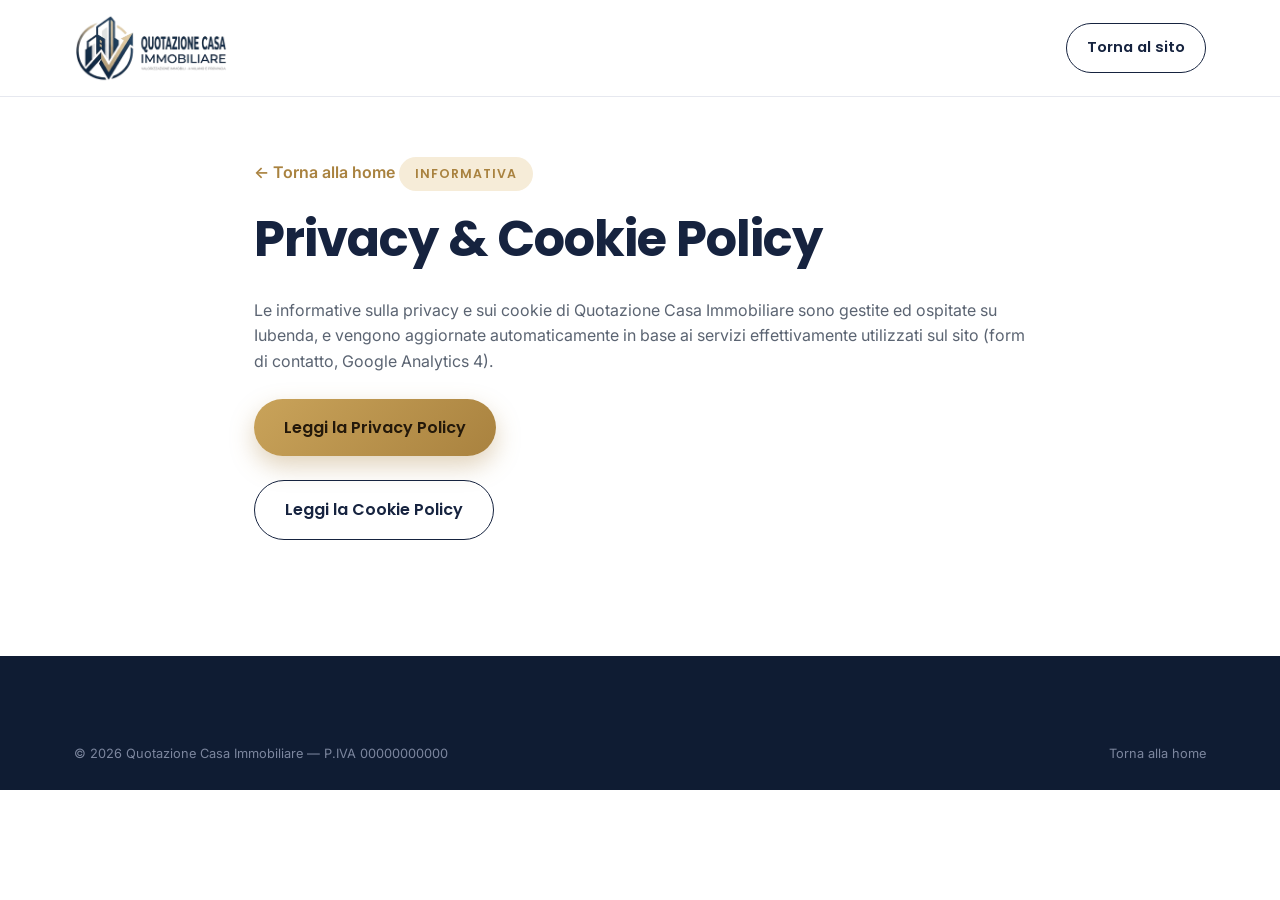
<file: privacy.html>
<!DOCTYPE html>
<html lang="it">
<head>
<meta charset="UTF-8">
<meta name="viewport" content="width=device-width, initial-scale=1.0">
<title>Privacy Policy | Quotazione Casa Immobiliare</title>
<meta name="description" content="Informativa sulla privacy e sui cookie di Quotazione Casa Immobiliare, agenzia immobiliare a Milano e provincia.">
<meta name="robots" content="noindex, follow">

<!-- Iubenda Cookie Solution: banner di consenso cookie -->
<script async type="text/javascript" src="https://embeds.iubenda.com/widgets/00c90db8-ea64-43c1-9f07-15790a9fdcb1.js"></script>

<link rel="icon" type="image/png" href="images/favicon-32.png">
<link rel="preconnect" href="https://fonts.googleapis.com">
<link rel="preconnect" href="https://fonts.gstatic.com" crossorigin>
<link rel="preload" as="style" href="https://fonts.googleapis.com/css2?family=Inter:wght@400;500;600;700&family=Poppins:wght@500;600;700&display=swap">
<link href="https://fonts.googleapis.com/css2?family=Inter:wght@400;500;600;700&family=Poppins:wght@500;600;700&display=swap" rel="stylesheet" media="print" onload="this.media='all'">
<noscript><link href="https://fonts.googleapis.com/css2?family=Inter:wght@400;500;600;700&family=Poppins:wght@500;600;700&display=swap" rel="stylesheet"></noscript>
<link rel="stylesheet" href="css/style.css">
<style>
  .legal-wrap { max-width: 820px; margin: 0 auto; padding: 60px 24px 100px; }
  .legal-wrap .btn { margin-top: 8px; }
  .back-link { display: inline-block; margin-bottom: 24px; font-weight: 600; color: var(--gold-600); }
</style>
</head>
<body>

<header class="site-header">
  <div class="container">
    <a href="index.html" class="brand" aria-label="Quotazione Casa Immobiliare - Torna alla home">
      <picture>
        <source srcset="images/logo-header.webp" type="image/webp">
        <img src="images/logo-header.png" alt="Quotazione Casa Immobiliare" width="272" height="120">
      </picture>
    </a>
    <div class="header-actions">
      <a href="index.html" class="btn btn-outline btn-sm">Torna al sito</a>
    </div>
  </div>
</header>

<main class="legal-wrap">
  <a href="index.html" class="back-link">&larr; Torna alla home</a>
  <span class="eyebrow">Informativa</span>
  <h1>Privacy &amp; Cookie Policy</h1>
  <p>Le informative sulla privacy e sui cookie di Quotazione Casa Immobiliare sono gestite ed ospitate su Iubenda, e vengono aggiornate automaticamente in base ai servizi effettivamente utilizzati sul sito (form di contatto, Google Analytics 4).</p>

  <p>
    <a href="https://www.iubenda.com/privacy-policy/57178582" class="iubenda-white iubenda-noiframe iubenda-embed btn btn-primary" target="_blank" rel="noopener" title="Privacy Policy">Leggi la Privacy Policy</a>
  </p>
  <p>
    <a href="https://www.iubenda.com/privacy-policy/57178582/cookie-policy" class="iubenda-white iubenda-noiframe iubenda-embed btn btn-outline" target="_blank" rel="noopener" title="Cookie Policy">Leggi la Cookie Policy</a>
  </p>
</main>

<footer class="site-footer">
  <div class="container">
    <div class="footer-bottom">
      <span>© 2026 Quotazione Casa Immobiliare — P.IVA 00000000000</span>
      <span><a href="index.html">Torna alla home</a></span>
    </div>
  </div>
</footer>

<!-- Iubenda: abilita lo styling dei link Privacy/Cookie Policy (.iubenda-embed) -->
<script type="text/javascript">(function (w,d) {var loader = function () {var s = d.createElement("script"), tag = d.getElementsByTagName("script")[0]; s.src="https://cdn.iubenda.com/iubenda.js"; tag.parentNode.insertBefore(s,tag);}; if(w.addEventListener){w.addEventListener("load", loader, false);}else if(w.attachEvent){w.attachEvent("onload", loader);}else{w.onload = loader;}})(window, document);</script>
</body>
</html>
</file>
<file: css/style.css>
/* =========================================================
   Quotazione Casa Immobiliare — Landing Page
   Design system: bianco pulito, blu navy + oro (coerenti col logo)
   ========================================================= */

/* Font di fallback con metriche adattate a Poppins/Inter: i font web si
   caricano in modo asincrono, e senza questi il testo cambia larghezza
   (e quindi numero di righe) allo swap, causando layout shift nella hero.
   size-adjust misurato empiricamente sul titolo della pagina. */
@font-face {
  font-family: "Poppins Fallback";
  src: local("Arial");
  font-weight: 100 500;
  size-adjust: 107.75%;
  ascent-override: 97.4%;
  descent-override: 32.5%;
  line-gap-override: 0%;
}
/* Faccia separata per i pesi >=600: local("Arial") da solo non applica il
   grassetto sintetico, quindi il testo bold del fallback risultava troppo
   stretto rispetto a Poppins bold (H1 su meno righe -> layout shift). */
@font-face {
  font-family: "Poppins Fallback";
  src: local("Arial Bold");
  font-weight: 501 900;
  size-adjust: 107.75%;
  ascent-override: 97.4%;
  descent-override: 32.5%;
  line-gap-override: 0%;
}
@font-face {
  font-family: "Inter Fallback";
  src: local("Arial");
  font-weight: 100 500;
  size-adjust: 106%;
  ascent-override: 91.4%;
  descent-override: 22.8%;
  line-gap-override: 0%;
}
@font-face {
  font-family: "Inter Fallback";
  src: local("Arial Bold");
  font-weight: 501 900;
  size-adjust: 106%;
  ascent-override: 91.4%;
  descent-override: 22.8%;
  line-gap-override: 0%;
}

:root {
  --navy-950: #0f1c33;
  --navy-900: #16233f;
  --navy-800: #1e2f52;
  --navy-700: #2a3f6b;
  --gold-600: #a9823f;
  --gold-500: #c9a35a;
  --gold-300: #e3c98a;
  --gold-100: #f6ecd8;
  --ink: #1c2130;
  --muted: #5b6472;
  --muted-light: #8a92a0;
  --bg: #ffffff;
  --bg-soft: #f6f7fb;
  --bg-navy-soft: #eef1f8;
  --border: #e6e8ef;
  --success: #2e7d52;
  --radius-sm: 8px;
  --radius-md: 14px;
  --radius-lg: 22px;
  --shadow-sm: 0 2px 10px rgba(15, 28, 51, 0.06);
  --shadow-md: 0 12px 32px rgba(15, 28, 51, 0.10);
  --shadow-lg: 0 24px 60px rgba(15, 28, 51, 0.16);
  --container: 1180px;
  --ff-head: "Poppins", "Poppins Fallback", sans-serif;
  --ff-body: "Inter", "Inter Fallback", sans-serif;
}

* { box-sizing: border-box; }
html { scroll-behavior: smooth; }

body {
  margin: 0;
  font-family: var(--ff-body);
  color: var(--ink);
  background: var(--bg);
  line-height: 1.6;
  -webkit-font-smoothing: antialiased;
}

img { max-width: 100%; display: block; }

a { color: inherit; text-decoration: none; }

h1, h2, h3, h4 {
  font-family: var(--ff-head);
  color: var(--navy-900);
  line-height: 1.18;
  margin: 0 0 .6em;
  font-weight: 600;
}

h1 { font-size: clamp(2rem, 4.4vw, 3.1rem); font-weight: 700; letter-spacing: -0.02em; }
h2 { font-size: clamp(1.7rem, 3vw, 2.35rem); letter-spacing: -0.01em; }
h3 { font-size: 1.2rem; }

p { margin: 0 0 1em; color: var(--muted); }

.container {
  width: 100%;
  max-width: var(--container);
  margin: 0 auto;
  padding: 0 24px;
}

section { padding: 88px 0; }
@media (max-width: 720px) { section { padding: 56px 0; } }

.section-soft { background: var(--bg-soft); }

.eyebrow {
  display: inline-block;
  font-family: var(--ff-head);
  font-size: 0.78rem;
  font-weight: 600;
  letter-spacing: 0.08em;
  text-transform: uppercase;
  color: var(--gold-600);
  background: var(--gold-100);
  padding: 7px 16px;
  border-radius: 999px;
  margin-bottom: 18px;
}

.section-head {
  max-width: 720px;
  margin: 0 auto 48px;
  text-align: center;
}
.section-head p.lead { font-size: 1.08rem; }

/* ---------- Buttons ---------- */
.btn {
  display: inline-flex;
  align-items: center;
  justify-content: center;
  gap: 10px;
  font-family: var(--ff-head);
  font-weight: 600;
  font-size: 1rem;
  padding: 16px 30px;
  border-radius: 999px;
  border: none;
  cursor: pointer;
  transition: transform .15s ease, box-shadow .15s ease, background .15s ease;
  white-space: nowrap;
}
.btn:active { transform: translateY(1px); }

/* Su schermi molto stretti (~320-360px) i bottoni con testo lungo (es. CTA
   in italiano di piu' parole) possono eccedere lo spazio disponibile: dato
   che white-space:nowrap li forza su una riga, alcuni contenitori con
   overflow:hidden o position:fixed li tagliavano invece di scrollare.
   Sotto questa soglia permettiamo l'a capo su piu' righe. */
@media (max-width: 520px) {
  .btn { white-space: normal; text-align: center; padding: 14px 22px; }
}

.btn-primary {
  background: linear-gradient(135deg, var(--gold-500), var(--gold-600));
  color: #23180a;
  box-shadow: 0 10px 24px rgba(169, 130, 63, 0.35);
}
.btn-primary:hover { box-shadow: 0 14px 30px rgba(169, 130, 63, 0.45); transform: translateY(-1px); }

.btn-outline {
  background: transparent;
  color: var(--navy-900);
  border: 1.5px solid var(--navy-900);
}
.btn-outline:hover { background: var(--navy-900); color: #fff; }

/* Etichette alternative desktop/mobile del bottone in header:
   di default (desktop) mostra la versione estesa. */
.btn-label-mobile { display: none; }

.btn-ghost-light {
  background: rgba(255,255,255,0.12);
  color: #fff;
  border: 1.5px solid rgba(255,255,255,0.4);
}
.btn-ghost-light:hover { background: rgba(255,255,255,0.22); }

.btn-block { width: 100%; }
.btn-sm { padding: 12px 20px; font-size: .92rem; }

.btn-whatsapp {
  background: #25D366;
  color: #fff;
}
.btn-whatsapp:hover { background: #1ebe5b; }

/* ---------- Header ---------- */
.site-header {
  position: sticky;
  top: 0;
  z-index: 100;
  background: rgba(255,255,255,0.92);
  backdrop-filter: saturate(180%) blur(10px);
  border-bottom: 1px solid var(--border);
  box-shadow: none;
  transition: box-shadow .15s ease;
}
.site-header.is-scrolled { box-shadow: 0 4px 18px rgba(15,28,51,0.08); }
.site-header .container {
  display: flex;
  align-items: center;
  justify-content: space-between;
  height: 96px;
}
.brand { display: flex; align-items: center; }
.brand img { height: 68px; width: auto; }

.main-nav { display: flex; align-items: center; gap: 34px; }
.main-nav a {
  font-family: var(--ff-head);
  font-size: 0.95rem;
  font-weight: 500;
  color: var(--navy-800);
}
.main-nav a:hover { color: var(--gold-600); }

.header-actions { display: flex; align-items: center; gap: 14px; }
.header-phone {
  display: flex;
  align-items: center;
  gap: 8px;
  font-family: var(--ff-head);
  font-weight: 600;
  color: var(--navy-900);
  font-size: 0.95rem;
}
.header-phone svg { flex: none; }

.nav-toggle {
  display: none;
  background: none;
  border: none;
  cursor: pointer;
  padding: 6px;
}
.nav-toggle span {
  display: block;
  width: 26px;
  height: 2.5px;
  background: var(--navy-900);
  margin: 5px 0;
  border-radius: 2px;
}

@media (max-width: 940px) {
  .main-nav { position: fixed; top: 96px; left: 0; right: 0; background: #fff; flex-direction: column; align-items: flex-start; gap: 0; padding: 8px 24px 20px; box-shadow: var(--shadow-md); transform: translateY(-8px); opacity: 0; pointer-events: none; transition: all .2s ease; }
  .main-nav.open { transform: translateY(0); opacity: 1; pointer-events: auto; }
  .main-nav a { padding: 12px 0; width: 100%; border-bottom: 1px solid var(--border); }
  .header-phone { padding: 13px; margin: -13px; }
  .header-phone span.phone-text { display: none; }
  .nav-toggle { display: block; padding: 12px; margin: -6px; }
  /* Sul mobile il bottone in header mostra "Contattaci" invece di
     "Valutazione gratuita" (troppo lungo per lo spazio disponibile). */
  .btn-label-desktop { display: none; }
  .btn-label-mobile { display: inline; }
}

/* ---------- Hero ---------- */
.hero {
  position: relative;
  overflow: hidden;
  background: linear-gradient(160deg, var(--navy-950) 0%, var(--navy-900) 45%, var(--navy-700) 100%);
  padding: 76px 0 0;
}
.hero-skyline { position: absolute; left: 0; right: 0; bottom: 0; opacity: 0.5; pointer-events: none; }
.hero-grid {
  display: grid;
  grid-template-columns: 1.05fr 0.95fr;
  gap: 56px;
  align-items: center;
  position: relative;
  z-index: 2;
  padding-bottom: 70px;
}
@media (max-width: 980px) {
  .hero-grid { grid-template-columns: 1fr; gap: 40px; }
}

/* Fix: i figli di un grid/flex container non si restringono sotto il
   loro min-content intrinseco per via di badge/bottoni non wrappabili
   (min-width:auto di default). Forziamo lo shrink corretto su mobile. */
.hero-grid > *,
.final-cta-grid > *,
.pas-grid > *,
.callout-buyers > *,
.usp-grid > *,
.steps > *,
.stats-grid > *,
.testi-grid > *,
.footer-grid > * {
  min-width: 0;
}

.hero-copy h1 { color: #fff; }
.hero-copy .accent { color: var(--gold-300); }
.hero-copy p.sub {
  color: #cfd6e6;
  font-size: 1.12rem;
  max-width: 540px;
  margin-bottom: 30px;
}
.hero-eyebrow {
  background: rgba(201,163,90,0.15);
  color: var(--gold-300);
}

.hero-cta-row { display: flex; flex-wrap: wrap; gap: 14px; margin-bottom: 30px; }

.trust-row {
  display: flex;
  flex-wrap: wrap;
  gap: 22px;
  align-items: center;
  padding-top: 22px;
  border-top: 1px solid rgba(255,255,255,0.14);
}
.trust-item {
  display: flex;
  align-items: center;
  gap: 8px;
  color: #dfe4ef;
  font-size: 0.92rem;
  font-weight: 500;
}
.trust-item svg { flex: none; color: var(--gold-300); }
.stars { color: var(--gold-300); letter-spacing: 2px; }

/* Hero form card */
.hero-form-card {
  background: #fff;
  border-radius: var(--radius-lg);
  padding: 34px 32px;
  box-shadow: var(--shadow-lg);
  position: relative;
}
.hero-form-card .badge-free {
  position: absolute;
  top: -16px;
  right: 24px;
  background: linear-gradient(135deg, var(--gold-500), var(--gold-600));
  color: #23180a;
  font-family: var(--ff-head);
  font-weight: 700;
  font-size: 0.78rem;
  letter-spacing: 0.03em;
  padding: 8px 16px;
  border-radius: 999px;
  box-shadow: var(--shadow-sm);
  text-transform: uppercase;
}
.hero-form-card h3 { margin-bottom: 4px; }
.hero-form-card .form-sub { font-size: 0.92rem; margin-bottom: 20px; }

/* ---------- Forms ---------- */
.field { margin-bottom: 14px; }
.field label {
  display: block;
  font-size: 0.82rem;
  font-weight: 600;
  color: var(--navy-800);
  margin-bottom: 6px;
  font-family: var(--ff-head);
}
.field input,
.field select,
.field textarea {
  width: 100%;
  padding: 13px 14px;
  border-radius: var(--radius-sm);
  border: 1.5px solid var(--border);
  background: var(--bg-soft);
  font-family: var(--ff-body);
  font-size: 16px;
  color: var(--ink);
  transition: border-color .15s ease, background .15s ease;
}
.field input:focus,
.field select:focus,
.field textarea:focus {
  outline: none;
  border-color: var(--gold-500);
  background: #fff;
}
.field-row { display: grid; grid-template-columns: 1fr 1fr; gap: 12px; }
@media (max-width: 480px) { .field-row { grid-template-columns: 1fr; } }

.consent {
  display: flex;
  gap: 10px;
  align-items: flex-start;
  font-size: 0.78rem;
  color: var(--muted-light);
  margin: 14px 0 18px;
}
.consent input { margin-top: 3px; }

.form-note {
  display: flex;
  align-items: center;
  gap: 8px;
  justify-content: center;
  font-size: 0.8rem;
  color: var(--muted-light);
  margin-top: 14px;
}
.form-note svg { flex: none; color: var(--success); }

.form-success {
  display: none;
  text-align: center;
  padding: 20px 6px;
}
.form-success.show { display: block; }
.form-success svg { color: var(--success); margin-bottom: 10px; }

.form-error {
  display: none;
  text-align: center;
  padding: 20px 6px;
}
.form-error.show { display: block; }
.form-error svg { color: #c0433f; margin-bottom: 10px; }
.form-error .btn { margin-top: 10px; }

/* ---------- Logos / social proof strip ---------- */
.proof-strip {
  padding: 34px 0;
  border-bottom: 1px solid var(--border);
}
.proof-strip .container {
  display: flex;
  flex-wrap: wrap;
  gap: 20px 40px;
  align-items: center;
  justify-content: center;
  text-align: center;
}
.proof-item {
  font-family: var(--ff-head);
  font-weight: 600;
  color: var(--navy-800);
  font-size: 0.92rem;
  display: flex;
  align-items: center;
  gap: 8px;
}
.proof-item svg { color: var(--gold-600); }

/* ---------- Problem / Agitate / Solve ---------- */
.pas-grid {
  display: grid;
  grid-template-columns: 1fr 1fr;
  gap: 56px;
  align-items: start;
}
@media (max-width: 900px) { .pas-grid { grid-template-columns: 1fr; gap: 36px; } }

.problem-list { list-style: none; margin: 0; padding: 0; display: grid; gap: 16px; }
.problem-list li {
  display: flex;
  gap: 14px;
  align-items: flex-start;
  background: #fff;
  border: 1px solid var(--border);
  border-radius: var(--radius-md);
  padding: 16px 18px;
  color: var(--ink);
  font-weight: 500;
}
.problem-list li svg { flex: none; color: #c0433f; margin-top: 2px; }

.solve-card {
  background: var(--navy-900);
  border-radius: var(--radius-lg);
  padding: 40px 36px;
  color: #fff;
  position: relative;
  overflow: hidden;
}
.solve-card::before {
  content: "";
  position: absolute;
  inset: 0;
  pointer-events: none; /* overlay solo decorativo: non deve intercettare i click */
  background: radial-gradient(circle at 85% 10%, rgba(201,163,90,0.28), transparent 55%);
}
.solve-card h3 { color: #fff; position: relative; }
.solve-card p { color: #cfd6e6; position: relative; }
.solve-card .eyebrow { background: rgba(201,163,90,0.18); color: var(--gold-300); }
.solve-card ul { list-style: none; margin: 20px 0 26px; padding: 0; display: grid; gap: 12px; position: relative; }
.solve-card ul li { display: flex; gap: 10px; align-items: center; font-weight: 500; color: #fff; }
.solve-card ul li svg { color: var(--gold-300); flex: none; }
.solve-card .btn { position: relative; }

/* ---------- USP / FAB cards ---------- */
.usp-grid {
  display: grid;
  grid-template-columns: repeat(4, 1fr);
  gap: 24px;
}
@media (max-width: 1080px) { .usp-grid { grid-template-columns: 1fr 1fr; } }
@media (max-width: 620px) { .usp-grid { grid-template-columns: 1fr; } }

.usp-card {
  background: #fff;
  border: 1px solid var(--border);
  border-radius: var(--radius-lg);
  padding: 30px 26px;
  transition: transform .18s ease, box-shadow .18s ease;
}
.usp-card:hover { transform: translateY(-4px); box-shadow: var(--shadow-md); }
.usp-icon {
  width: 54px; height: 54px;
  border-radius: 14px;
  background: var(--gold-100);
  display: flex; align-items: center; justify-content: center;
  color: var(--gold-600);
  margin-bottom: 18px;
}
.usp-card h3 { margin-bottom: 8px; }
.usp-card .usp-benefit {
  margin-top: 12px;
  padding-top: 12px;
  border-top: 1px dashed var(--border);
  font-size: 0.88rem;
  font-weight: 600;
  color: var(--navy-800);
  display: flex;
  gap: 8px;
}
.usp-card .usp-benefit svg { color: var(--success); flex: none; margin-top: 2px; }

/* Featured USP (database acquirenti) callout */
.callout-buyers {
  margin-top: 40px;
  background: linear-gradient(120deg, var(--gold-100), #fff 60%);
  border: 1px solid var(--gold-300);
  border-radius: var(--radius-lg);
  padding: 34px 36px;
  display: grid;
  grid-template-columns: auto 1fr auto;
  gap: 26px;
  align-items: center;
}
@media (max-width: 780px) { .callout-buyers { grid-template-columns: 1fr; text-align: center; } }
.callout-buyers .usp-icon { background: #fff; width: 64px; height: 64px; margin: 0 auto; }
.callout-buyers h3 { margin-bottom: 6px; }
.callout-buyers p { margin: 0; color: var(--navy-800); }

/* ---------- Process steps ---------- */
.steps {
  display: grid;
  grid-template-columns: repeat(4, 1fr);
  gap: 24px;
  counter-reset: step;
}
@media (max-width: 980px) { .steps { grid-template-columns: 1fr 1fr; } }
@media (max-width: 560px) { .steps { grid-template-columns: 1fr; } }
.step { position: relative; padding: 30px 22px 24px; background: #fff; border-radius: var(--radius-md); border: 1px solid var(--border); }
.step .step-num {
  counter-increment: step;
  width: 40px; height: 40px;
  border-radius: 50%;
  background: var(--navy-900);
  color: var(--gold-300);
  display: flex; align-items: center; justify-content: center;
  font-family: var(--ff-head);
  font-weight: 700;
  margin-bottom: 16px;
}
.step .step-num::before { content: counter(step); }
.step h3 { font-size: 1.05rem; margin-bottom: 6px; }
.step p { font-size: 0.92rem; margin: 0; }

/* ---------- Stats ---------- */
.stats-band {
  background: var(--navy-900);
  color: #fff;
  padding: 56px 0;
}
.stats-grid {
  display: grid;
  grid-template-columns: repeat(4, 1fr);
  gap: 24px;
  text-align: center;
}
@media (max-width: 780px) { .stats-grid { grid-template-columns: 1fr 1fr; } }
.stat-num {
  font-family: var(--ff-head);
  font-size: clamp(2rem, 3.4vw, 2.6rem);
  font-weight: 700;
  color: var(--gold-300);
  margin-bottom: 4px;
}
.stat-label { font-size: 0.88rem; color: #cfd6e6; }

/* ---------- Testimonials ---------- */
.testi-grid {
  display: grid;
  grid-template-columns: repeat(3, 1fr);
  gap: 24px;
}
@media (max-width: 980px) { .testi-grid { grid-template-columns: 1fr 1fr; } }
@media (max-width: 640px) { .testi-grid { grid-template-columns: 1fr; } }

.testi-card {
  background: #fff;
  border: 1px solid var(--border);
  border-radius: var(--radius-lg);
  padding: 26px 24px;
  box-shadow: var(--shadow-sm);
  display: flex;
  flex-direction: column;
}
.testi-stars { color: var(--gold-500); letter-spacing: 2px; margin-bottom: 12px; font-size: 0.95rem; }
.testi-card p.quote { color: var(--ink); font-size: 0.96rem; flex: 1; }
.testi-person { display: flex; align-items: center; gap: 12px; margin-top: 14px; }
.testi-avatar {
  width: 44px; height: 44px;
  border-radius: 50%;
  background: var(--navy-900);
  color: var(--gold-300);
  display: flex; align-items: center; justify-content: center;
  font-family: var(--ff-head);
  font-weight: 700;
  font-size: 0.9rem;
  flex: none;
}
.testi-name { font-family: var(--ff-head); font-weight: 600; font-size: 0.9rem; color: var(--navy-900); }
.testi-loc { font-size: 0.8rem; color: var(--muted-light); }

/* ---------- FAQ ---------- */
.faq-list { max-width: 820px; margin: 0 auto; display: grid; gap: 14px; }
.faq-item {
  background: #fff;
  border: 1px solid var(--border);
  border-radius: var(--radius-md);
  overflow: hidden;
}
.faq-question {
  width: 100%;
  display: flex;
  align-items: center;
  justify-content: space-between;
  gap: 16px;
  padding: 20px 22px;
  background: none;
  border: none;
  cursor: pointer;
  text-align: left;
  font-family: var(--ff-head);
  font-weight: 600;
  font-size: 1rem;
  color: var(--navy-900);
}
.faq-question .icon-plus { flex: none; transition: transform .2s ease; color: var(--gold-600); }
.faq-item.open .icon-plus { transform: rotate(45deg); }
.faq-answer {
  max-height: 0;
  overflow: hidden;
  transition: max-height .25s ease;
}
.faq-answer-inner { padding: 0 22px 20px; color: var(--muted); font-size: 0.95rem; }
.faq-item.open .faq-answer { max-height: 320px; }

/* ---------- Final CTA ---------- */
.final-cta {
  background: linear-gradient(160deg, var(--navy-950), var(--navy-800));
  color: #fff;
  position: relative;
  overflow: hidden;
}
.final-cta .container { position: relative; z-index: 2; }
.final-cta-grid {
  display: grid;
  grid-template-columns: 1.1fr 0.9fr;
  gap: 50px;
  align-items: center;
}
@media (max-width: 900px) { .final-cta-grid { grid-template-columns: 1fr; } }
.final-cta h2 { color: #fff; }
.final-cta p.sub { color: #cfd6e6; font-size: 1.05rem; }
.urgency-badge {
  display: inline-flex;
  align-items: center;
  gap: 8px;
  background: rgba(201,163,90,0.16);
  color: var(--gold-300);
  border: 1px solid rgba(201,163,90,0.4);
  padding: 8px 16px;
  border-radius: 999px;
  font-size: 0.85rem;
  font-weight: 600;
  margin-bottom: 18px;
}
.final-cta .hero-form-card { background: #fff; }

/* ---------- Footer ---------- */
.site-footer { background: var(--navy-950); color: #b9c1d4; padding: 64px 0 26px; }
.footer-grid {
  display: grid;
  grid-template-columns: 1.4fr 1fr 1fr 1.2fr;
  gap: 40px;
  padding-bottom: 40px;
  border-bottom: 1px solid rgba(255,255,255,0.1);
}
@media (max-width: 900px) { .footer-grid { grid-template-columns: 1fr 1fr; } }
@media (max-width: 560px) { .footer-grid { grid-template-columns: 1fr; } }
.footer-logo-badge {
  display: inline-block;
  background: #fff;
  padding: 10px 16px;
  border-radius: var(--radius-sm);
  margin-bottom: 16px;
  line-height: 0;
}
.footer-brand img { height: 44px; width: auto; display: block; }
.footer-brand p { color: #8f99b3; font-size: 0.9rem; max-width: 280px; }
.site-footer h4 { color: #fff; font-size: 0.95rem; margin-bottom: 16px; }
.footer-links { list-style: none; margin: 0; padding: 0; display: grid; gap: 10px; }
.footer-links a { color: #b9c1d4; font-size: 0.9rem; }
.footer-links a:hover { color: var(--gold-300); }
.footer-contact li { display: flex; gap: 10px; align-items: flex-start; margin-bottom: 12px; font-size: 0.9rem; }
.footer-contact svg { flex: none; color: var(--gold-300); margin-top: 2px; }
.footer-bottom {
  display: flex;
  flex-wrap: wrap;
  gap: 12px;
  justify-content: space-between;
  padding-top: 24px;
  font-size: 0.8rem;
  color: #7c869e;
}
.footer-bottom a { color: #7c869e; }
.footer-bottom a:hover { color: var(--gold-300); }

/* ---------- Floating helpers ---------- */
.mobile-cta-bar {
  position: fixed;
  left: 0; right: 0; bottom: 0;
  z-index: 90;
  display: none;
  gap: 10px;
  padding: 10px 14px;
  background: #fff;
  box-shadow: 0 -8px 24px rgba(15,28,51,0.14);
  border-top: 1px solid var(--border);
}
@media (max-width: 720px) { .mobile-cta-bar { display: flex; } body { padding-bottom: 74px; } }
/* Sotto i 400px il testo dei bottoni puo' andare su due righe (vedi regola
   .btn white-space:normal sopra), rendendo la barra fissa piu' alta:
   aumentiamo lo spazio riservato per non nascondere il footer sotto. */
@media (max-width: 520px) { body { padding-bottom: 112px; } }

.whatsapp-float {
  position: fixed;
  right: 22px;
  bottom: 92px;
  z-index: 95;
  width: 58px; height: 58px;
  border-radius: 50%;
  background: #25D366;
  color: #fff;
  display: flex; align-items: center; justify-content: center;
  box-shadow: 0 10px 26px rgba(37,211,102,0.45);
}
@media (min-width: 721px) { .whatsapp-float { bottom: 26px; } }

/* ---------- Utilities ---------- */
.visually-hidden {
  position: absolute; width: 1px; height: 1px;
  overflow: hidden; clip: rect(0 0 0 0); white-space: nowrap;
}
.text-center { text-align: center; }
</file>
